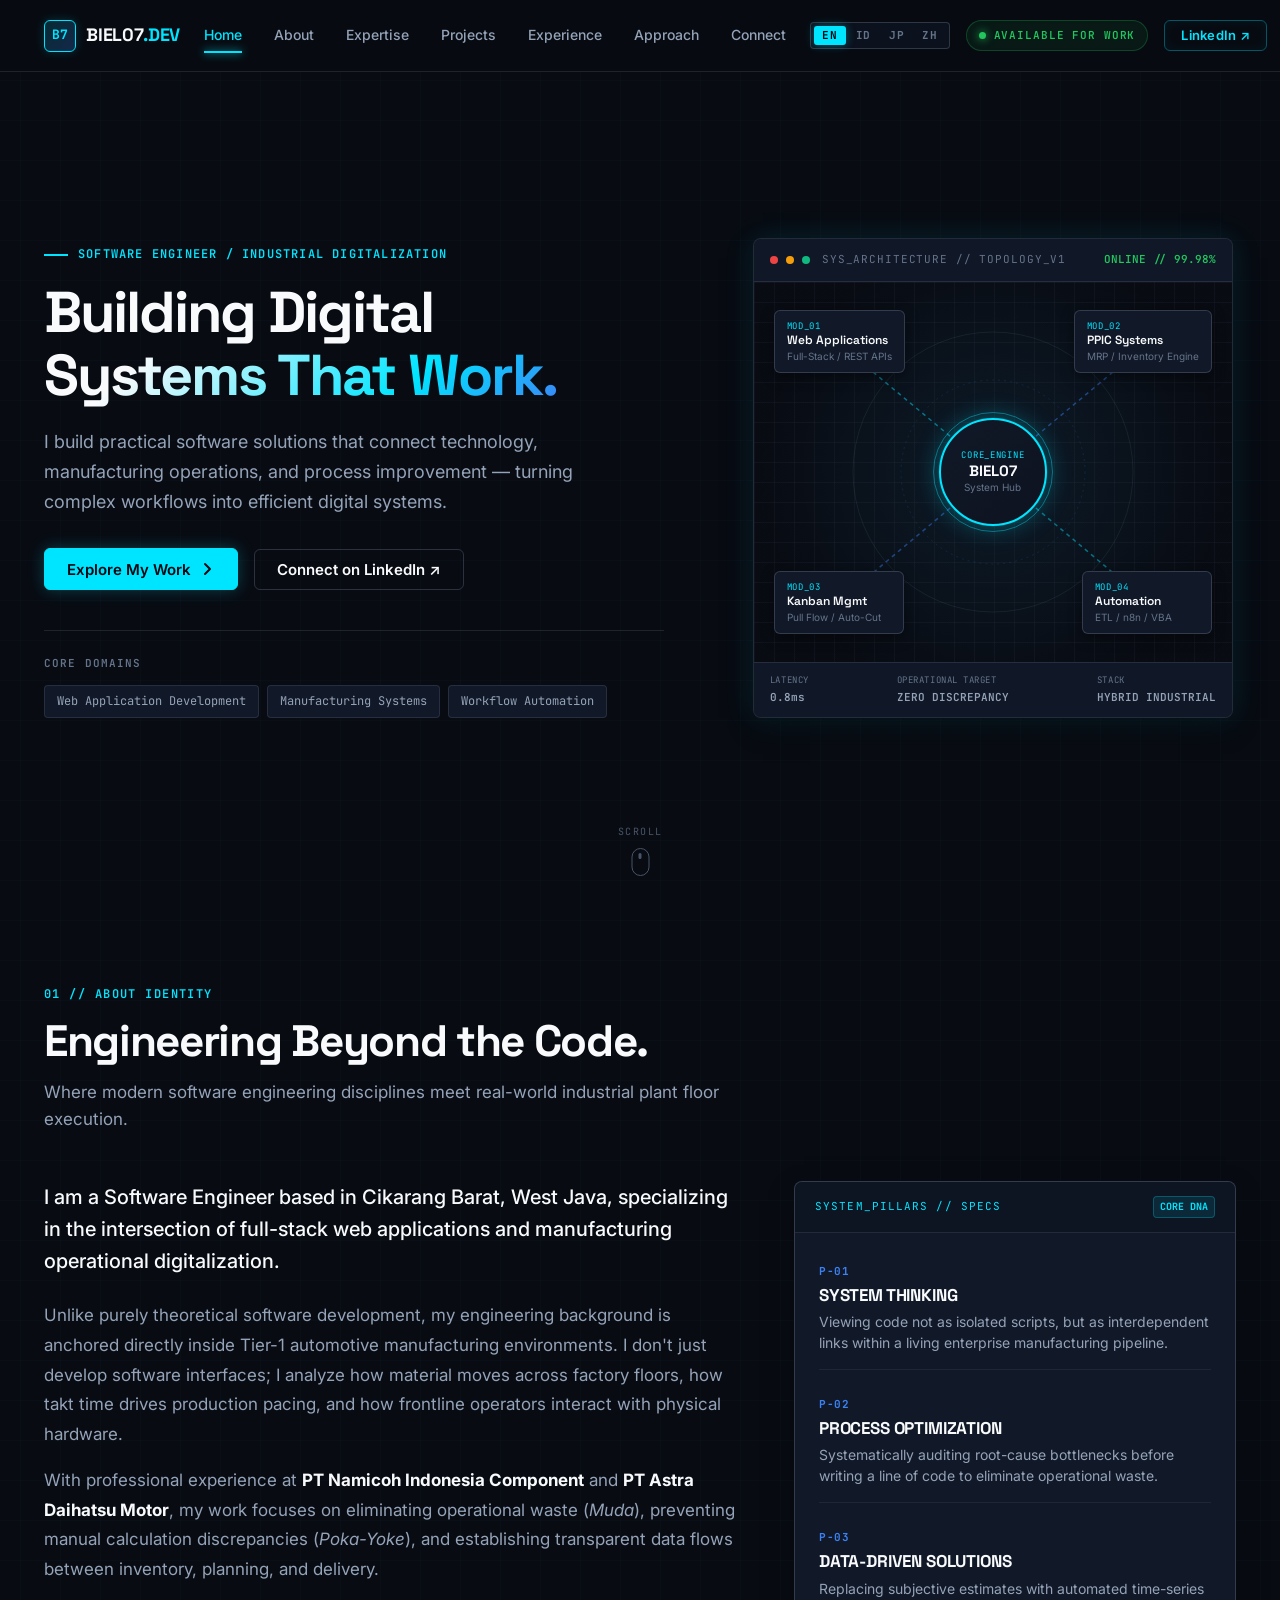
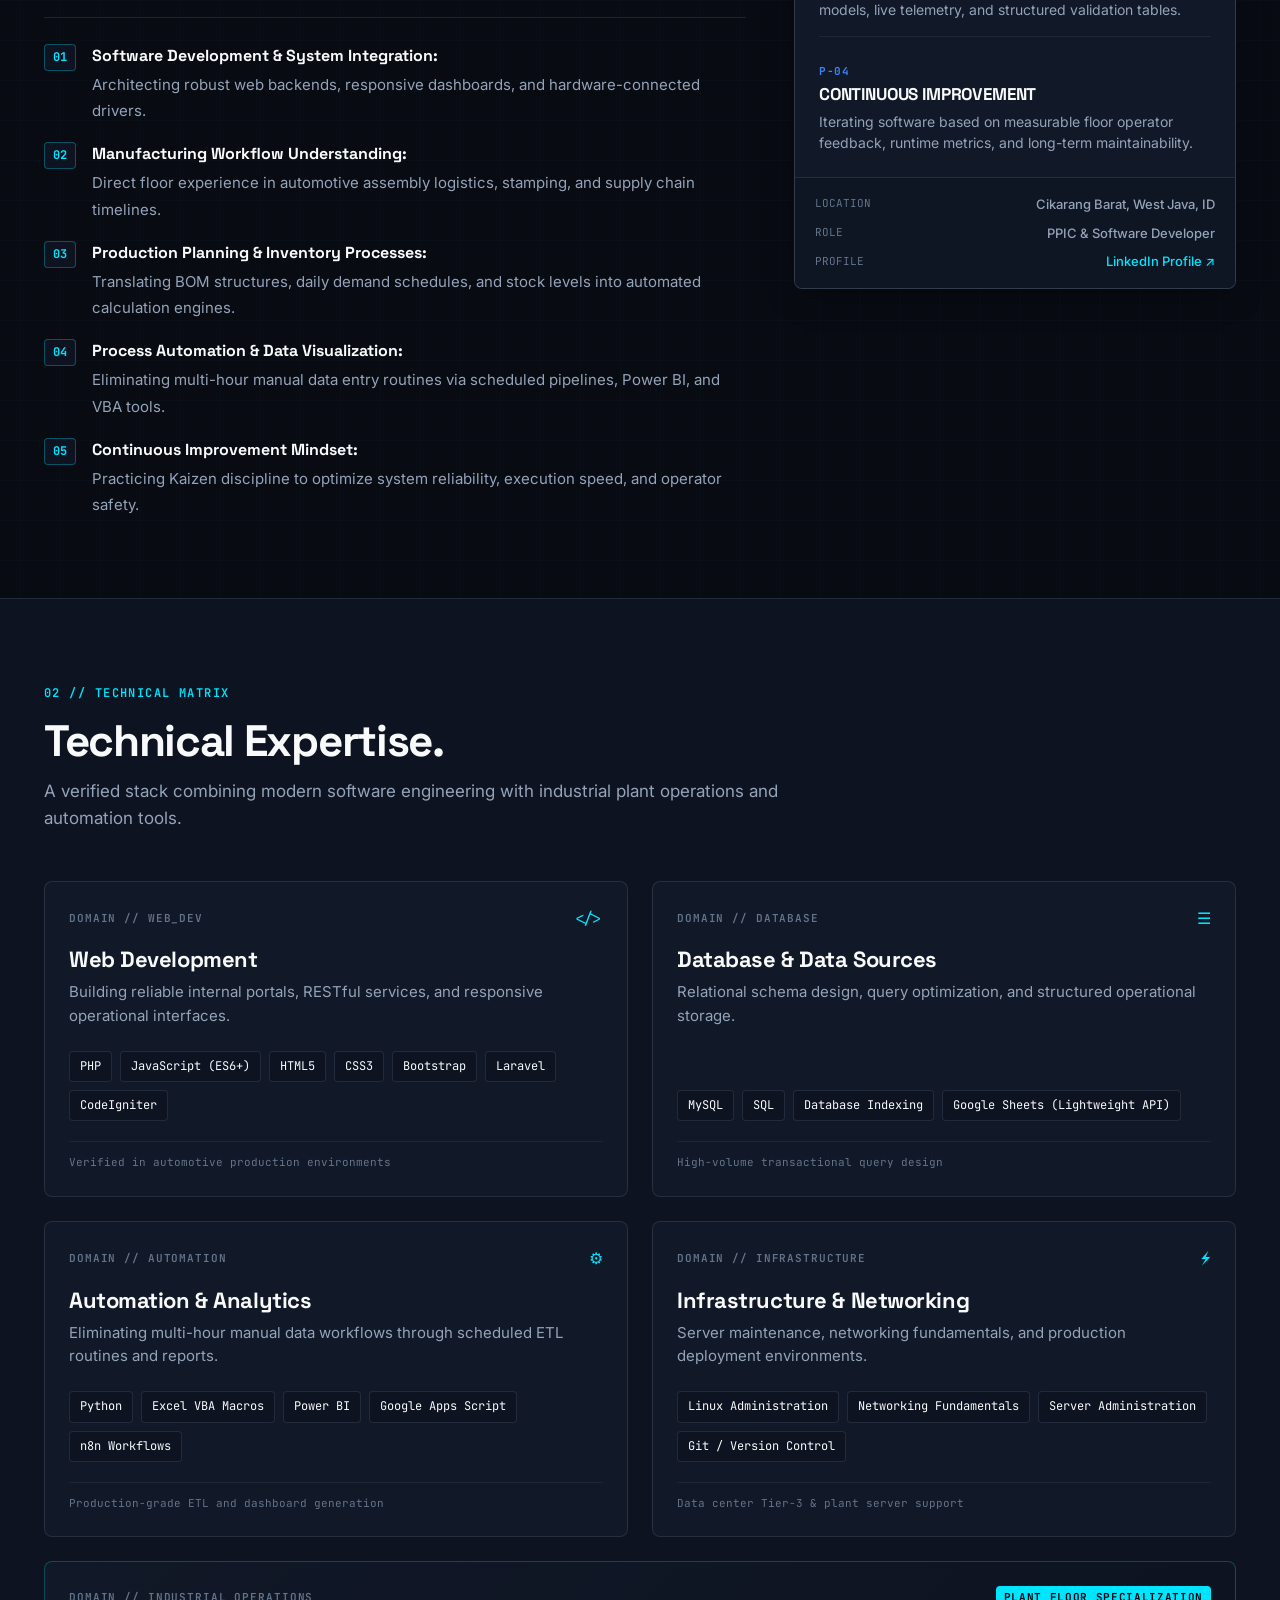
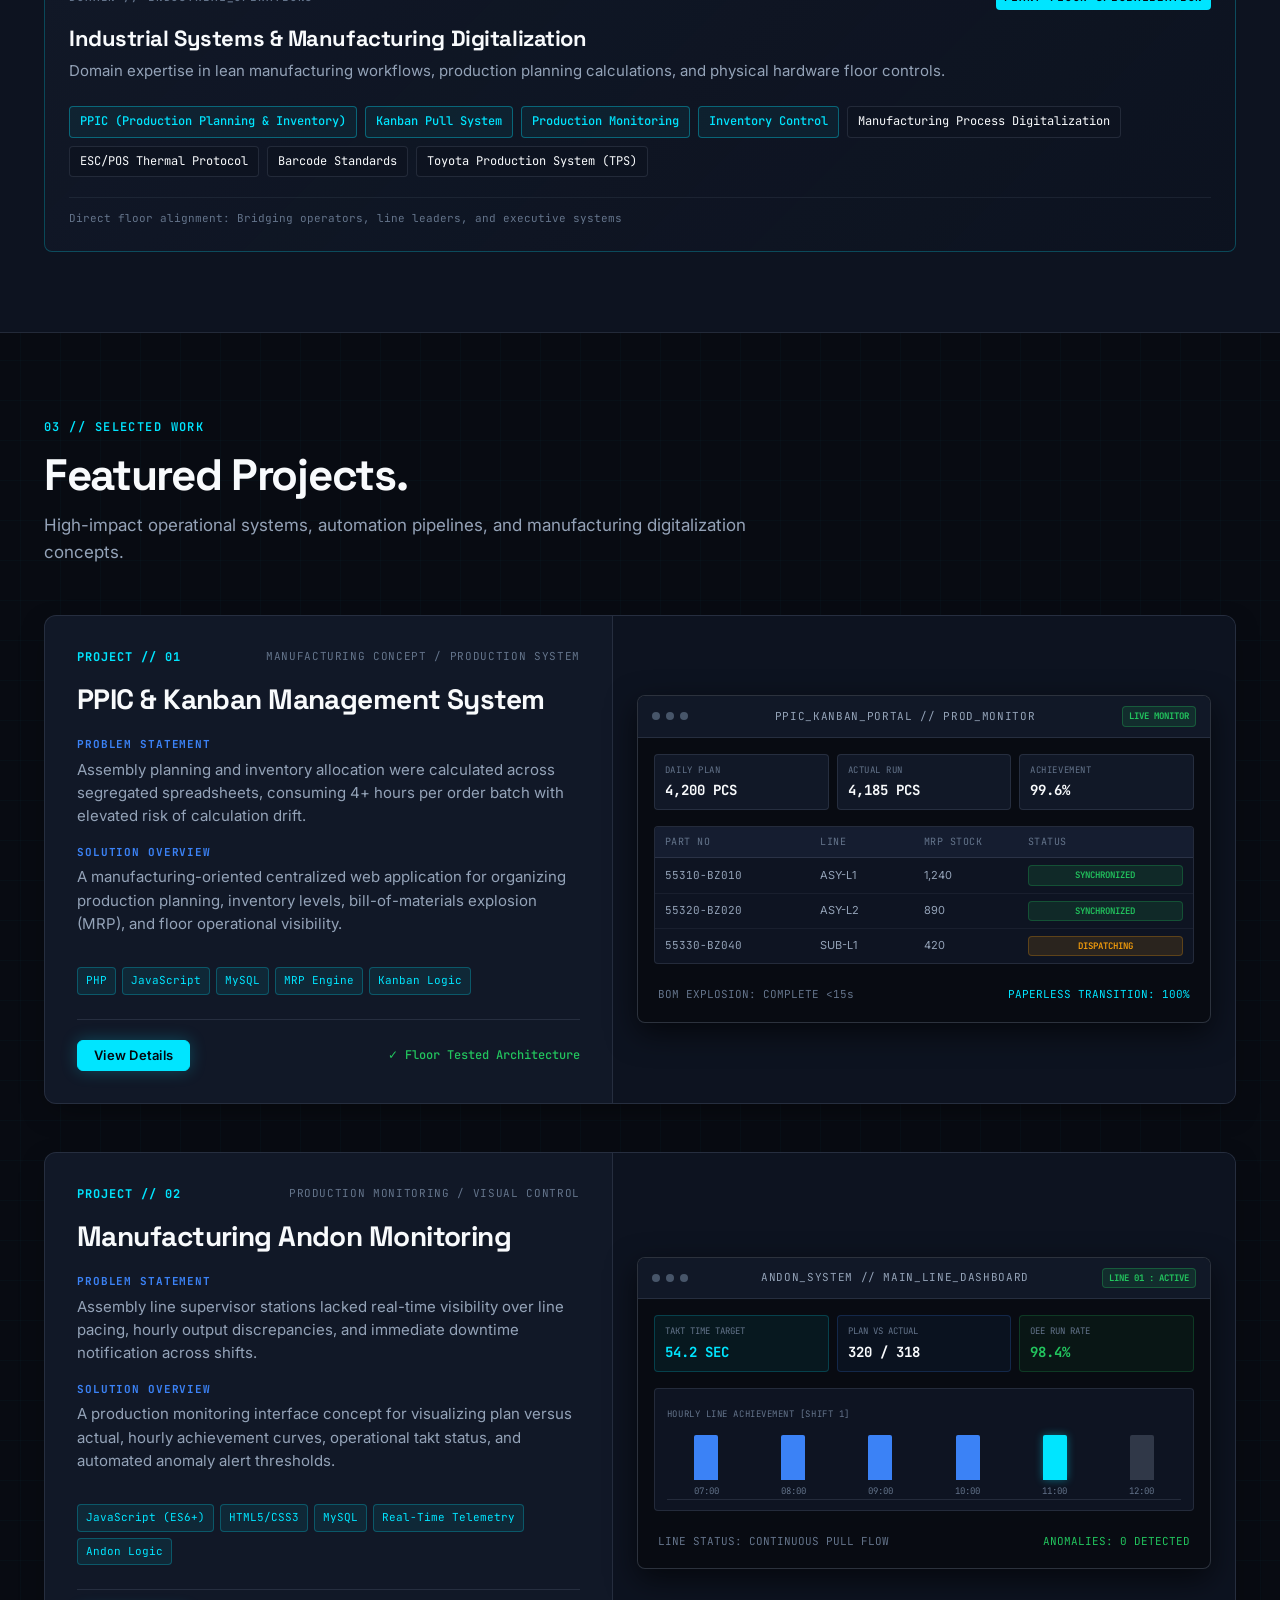
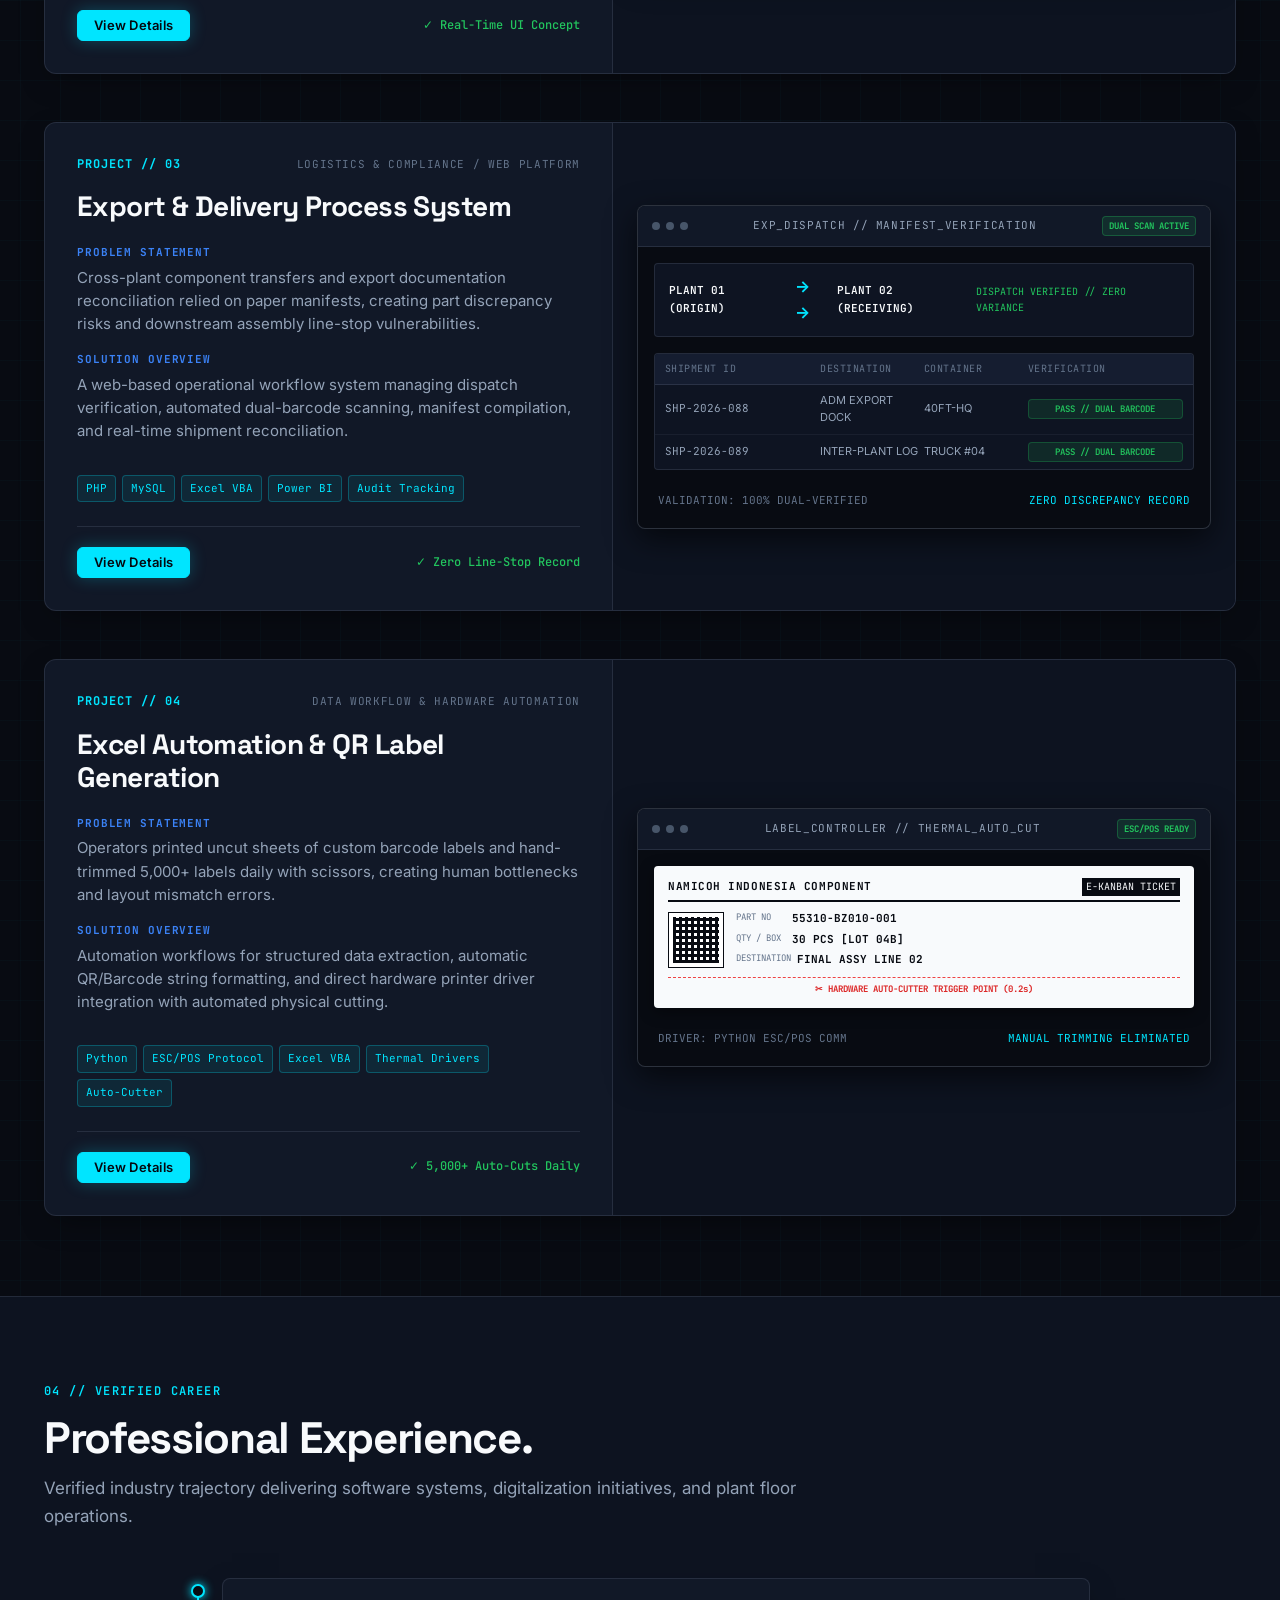
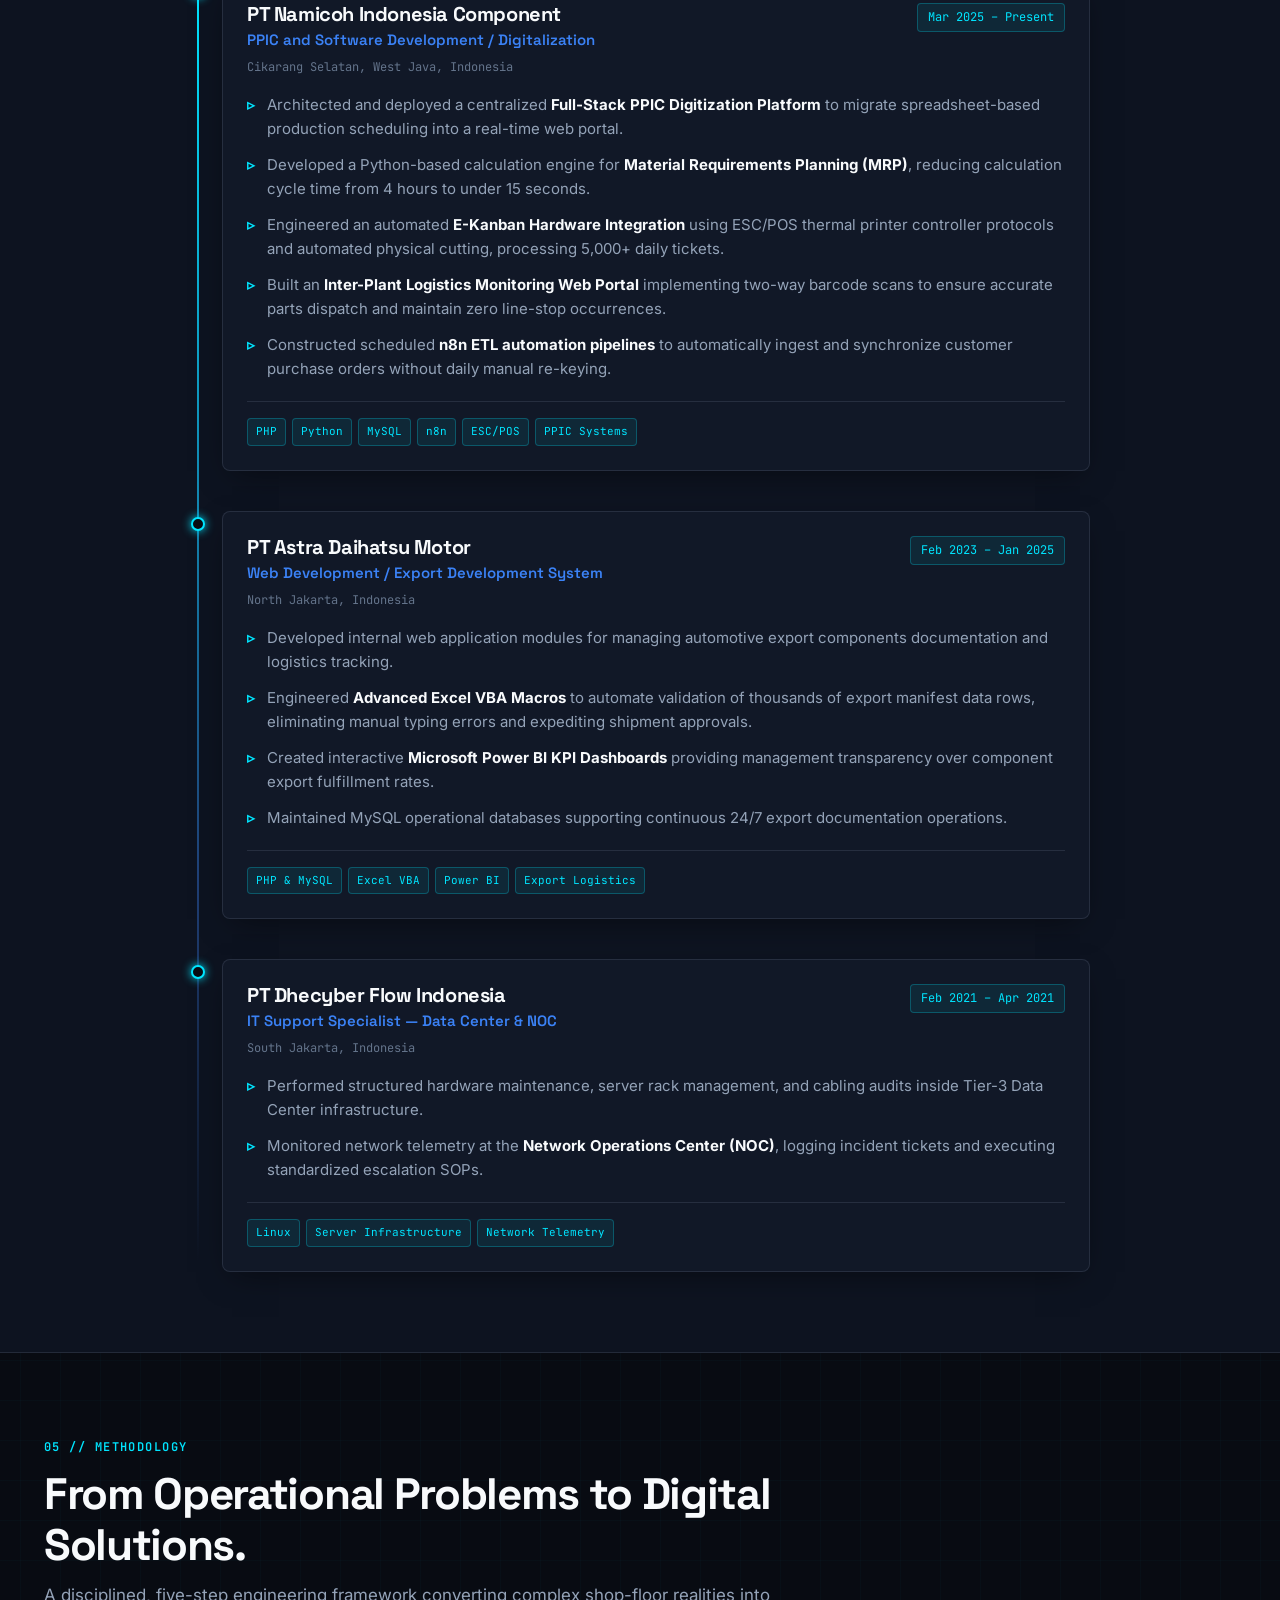
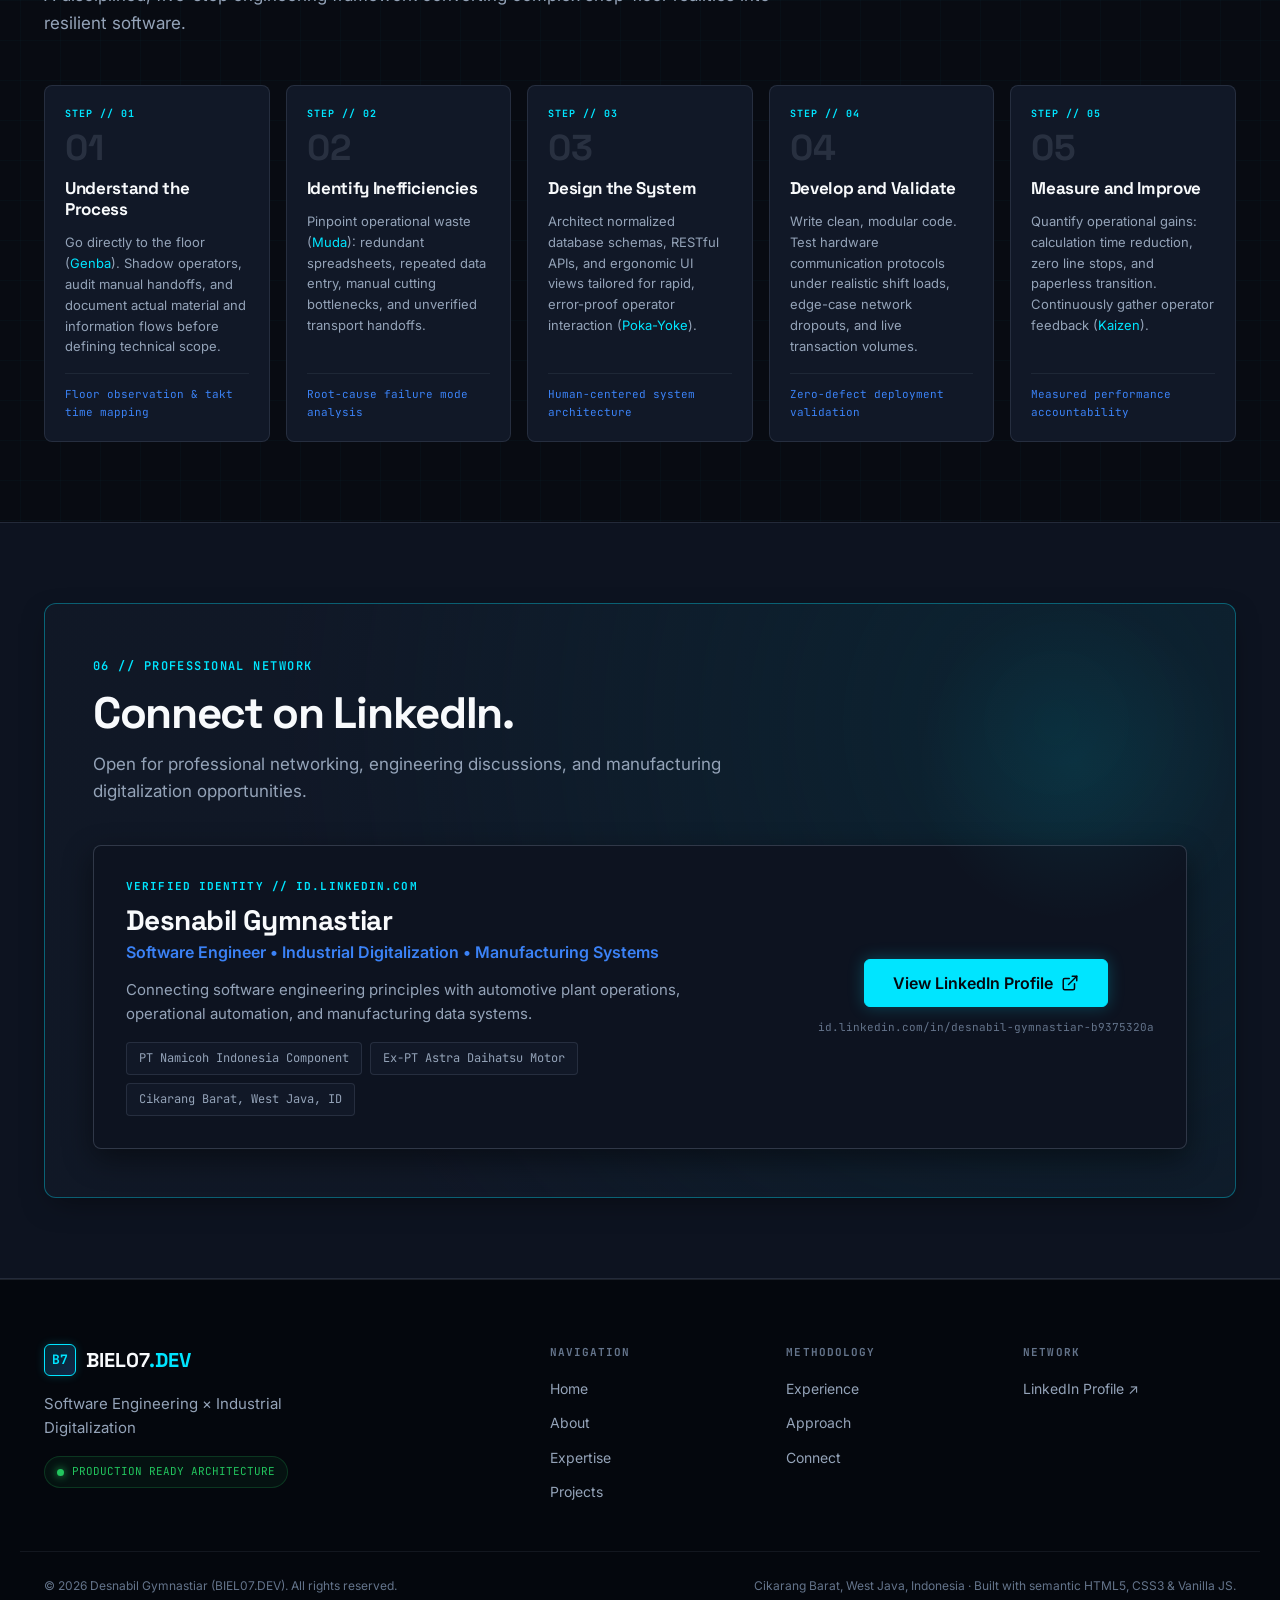
<file: index.html>
<!DOCTYPE html>
<html lang="en">
<head>
<meta charset="UTF-8">
<meta name="viewport" content="width=device-width, initial-scale=1.0">
<title>BIEL07.DEV — Software Engineer | Industrial Digitalization</title>
<meta name="description" content="Portfolio of Desnabil Gymnastiar (BIEL07.DEV) — Software Engineer specializing in Web Applications, Industrial Digitalization, PPIC Systems, Kanban Management, and Process Automation.">
<meta name="keywords" content="Software Engineer, Industrial Digitalization, Manufacturing Systems, PPIC, Kanban, Web Development, Automation, Desnabil Gymnastiar">
<meta name="author" content="Desnabil Gymnastiar">

<!-- Open Graph / Social Meta -->
<meta property="og:type" content="website">
<meta property="og:url" content="https://fbilgy-tech.github.io/">
<meta property="og:title" content="BIEL07.DEV — Software Engineer | Industrial Digitalization">
<meta property="og:description" content="Building Practical Digital Systems Connecting Software Engineering and Industrial Manufacturing Operations.">
<meta property="og:site_name" content="BIEL07.DEV">

<!-- Favicon -->
<link rel="icon" href="data:image/svg+xml,<svg xmlns='http://www.w3.org/2000/svg' viewBox='0 0 100 100'><rect width='100' height='100' rx='20' fill='%23080B12'/><rect x='4' y='4' width='92' height='92' rx='16' fill='none' stroke='%2300E5FF' stroke-width='4'/><text x='50' y='64' font-family='monospace' font-size='44' font-weight='bold' fill='%2300E5FF' text-anchor='middle'>B7</text></svg>">

<!-- Typography: Space Grotesk (Headings), Inter (Body), JetBrains Mono (Technical/Code) -->
<link rel="preconnect" href="https://fonts.googleapis.com">
<link rel="preconnect" href="https://fonts.gstatic.com" crossorigin>
<link href="https://fonts.googleapis.com/css2?family=Inter:wght@400;500;600;700&family=JetBrains+Mono:wght@400;500;700&family=Space+Grotesk:wght@500;600;700&display=swap" rel="stylesheet">

<link rel="stylesheet" href="style.css?v=4.0">
</head>
<body>

<!-- ACCESSIBLE SKIP TO CONTENT -->
<a href="#main-content" class="skip-link">Skip to main content</a>

<!-- SCROLL PROGRESS BAR -->
<div id="scrollProgress" aria-hidden="true"></div>

<!-- A. NAVIGATION BAR -->
<header class="site-header" id="header">
  <div class="nav-container">
    <a href="#hero" class="brand-logo" aria-label="BIEL07.DEV Home">
      <span class="logo-symbol">B7</span>
      <span class="logo-text">BIEL07<span class="logo-dot">.DEV</span></span>
    </a>

    <nav class="nav-desktop" aria-label="Main Navigation">
      <a href="#hero" class="nav-link active" data-i18n="nav_home">Home</a>
      <a href="#about" class="nav-link" data-i18n="nav_about">About</a>
      <a href="#expertise" class="nav-link" data-i18n="nav_expertise">Expertise</a>
      <a href="#projects" class="nav-link" data-i18n="nav_projects">Projects</a>
      <a href="#experience" class="nav-link" data-i18n="nav_experience">Experience</a>
      <a href="#approach" class="nav-link" data-i18n="nav_approach">Approach</a>
      <a href="#connect" class="nav-link" data-i18n="nav_connect">Connect</a>
    </nav>

    <div class="nav-actions">
      <!-- 4-Language Switcher (EN | ID | JP | ZH) -->
      <div class="lang-switcher" role="group" aria-label="Language Selector">
        <button type="button" class="lang-btn active" data-lang="en" aria-label="English">EN</button>
        <button type="button" class="lang-btn" data-lang="id" aria-label="Bahasa Indonesia">ID</button>
        <button type="button" class="lang-btn" data-lang="jp" aria-label="日本語">JP</button>
        <button type="button" class="lang-btn" data-lang="zh" aria-label="中文">ZH</button>
      </div>

      <div class="availability-badge" title="Open for software engineering and manufacturing digitalization inquiries">
        <span class="status-indicator" aria-hidden="true"></span>
        <span class="status-label" data-i18n="status_available">AVAILABLE FOR WORK</span>
      </div>
      <a href="https://id.linkedin.com/in/desnabil-gymnastiar-b9375320a" target="_blank" rel="noopener noreferrer" class="btn btn-sm btn-accent nav-cta" data-i18n="nav_cta">LinkedIn &nearr;</a>
      <button class="mobile-toggle" id="mobileToggle" aria-label="Toggle navigation menu" aria-expanded="false" aria-controls="mobileMenu">
        <span class="bar"></span>
        <span class="bar"></span>
        <span class="bar"></span>
      </button>
    </div>
  </div>

  <!-- Mobile Collapsible Menu -->
  <div class="mobile-menu" id="mobileMenu" aria-hidden="true">
    <nav class="mobile-nav-links">
      <a href="#hero" class="mobile-nav-link" data-i18n="nav_home">Home</a>
      <a href="#about" class="mobile-nav-link" data-i18n="nav_about">About</a>
      <a href="#expertise" class="mobile-nav-link" data-i18n="nav_expertise">Expertise</a>
      <a href="#projects" class="mobile-nav-link" data-i18n="nav_projects">Projects</a>
      <a href="#experience" class="mobile-nav-link" data-i18n="nav_experience">Experience</a>
      <a href="#approach" class="mobile-nav-link" data-i18n="nav_approach">Approach</a>
      <a href="#connect" class="mobile-nav-link" data-i18n="nav_connect">Connect</a>
    </nav>
    <div class="mobile-menu-footer">
      <div class="mobile-lang-row">
        <span class="mobile-lang-label">LANG:</span>
        <div class="lang-switcher">
          <button type="button" class="lang-btn active" data-lang="en">EN</button>
          <button type="button" class="lang-btn" data-lang="id">ID</button>
          <button type="button" class="lang-btn" data-lang="jp">JP</button>
          <button type="button" class="lang-btn" data-lang="zh">ZH</button>
        </div>
      </div>
      <a href="https://id.linkedin.com/in/desnabil-gymnastiar-b9375320a" target="_blank" rel="noopener noreferrer" class="btn btn-accent btn-full mobile-cta-btn" data-i18n="mobile_cta">Connect on LinkedIn &nearr;</a>
    </div>
  </div>
</header>

<main id="main-content">

  <!-- B. HERO SECTION -->
  <section class="hero-section" id="hero">
    <div class="container hero-container">
      <!-- Left Column: Asymmetric Content -->
      <div class="hero-content">
        <div class="eyebrow-badge">
          <span class="eyebrow-line"></span>
          <span class="eyebrow-text" data-i18n="hero_eyebrow">SOFTWARE ENGINEER / INDUSTRIAL DIGITALIZATION</span>
        </div>

        <h1 class="hero-headline" data-i18n-html="hero_headline">
          Building Digital<br>
          <span class="headline-gradient">Systems That Work.</span>
        </h1>

        <p class="hero-description" data-i18n="hero_desc">
          I build practical software solutions that connect technology, manufacturing operations, and process improvement — turning complex workflows into efficient digital systems.
        </p>

        <div class="hero-cta-group">
          <a href="#projects" class="btn btn-primary">
            <span data-i18n="hero_cta_explore">Explore My Work</span>
            <svg class="btn-arrow" width="16" height="16" viewBox="0 0 16 16" fill="none" aria-hidden="true">
              <path d="M6 3L11 8L6 13" stroke="currentColor" stroke-width="2" stroke-linecap="round" stroke-linejoin="round"/>
            </svg>
          </a>
          <a href="https://id.linkedin.com/in/desnabil-gymnastiar-b9375320a" target="_blank" rel="noopener noreferrer" class="btn btn-secondary">
            <span data-i18n="hero_cta_connect">Connect on LinkedIn &nearr;</span>
          </a>
        </div>

        <div class="hero-metadata">
          <span class="meta-label" data-i18n="hero_meta_label">CORE DOMAINS</span>
          <div class="meta-chips">
            <span class="meta-chip" data-i18n="hero_meta_web">Web Application Development</span>
            <span class="meta-chip" data-i18n="hero_meta_mfg">Manufacturing Systems</span>
            <span class="meta-chip" data-i18n="hero_meta_auto">Workflow Automation</span>
          </div>
        </div>
      </div>

      <!-- Right Column: Original Technical Visualization -->
      <div class="hero-visualization-wrapper" aria-label="Digital System Node Architecture Diagram">
        <div class="tech-diagram-card">
          <div class="diagram-header">
            <div class="diagram-title-bar">
              <span class="diagram-dot red"></span>
              <span class="diagram-dot yellow"></span>
              <span class="diagram-dot green"></span>
              <span class="diagram-label">SYS_ARCHITECTURE // TOPOLOGY_V1</span>
            </div>
            <span class="diagram-status">ONLINE // 99.98%</span>
          </div>

          <div class="diagram-viewport">
            <div class="grid-overlay" aria-hidden="true"></div>

            <!-- Central Hub Node -->
            <div class="node-central">
              <div class="node-pulse" aria-hidden="true"></div>
              <div class="node-inner">
                <span class="node-code">CORE_ENGINE</span>
                <span class="node-title">BIEL07</span>
                <span class="node-sub">System Hub</span>
              </div>
            </div>

            <!-- Connected Nodes -->
            <!-- Node 1: Web Apps -->
            <div class="module-node node-web">
              <div class="module-tag">MOD_01</div>
              <div class="module-name">Web Applications</div>
              <div class="module-spec">Full-Stack / REST APIs</div>
            </div>

            <!-- Node 2: PPIC Systems -->
            <div class="module-node node-ppic">
              <div class="module-tag">MOD_02</div>
              <div class="module-name">PPIC Systems</div>
              <div class="module-spec">MRP / Inventory Engine</div>
            </div>

            <!-- Node 3: Kanban -->
            <div class="module-node node-kanban">
              <div class="module-tag">MOD_03</div>
              <div class="module-name">Kanban Mgmt</div>
              <div class="module-spec">Pull Flow / Auto-Cut</div>
            </div>

            <!-- Node 4: Automation -->
            <div class="module-node node-automation">
              <div class="module-tag">MOD_04</div>
              <div class="module-name">Automation</div>
              <div class="module-spec">ETL / n8n / VBA</div>
            </div>

            <!-- Connecting Circuit Lines (SVG) -->
            <svg class="diagram-connections" viewBox="0 0 460 380" fill="none" xmlns="http://www.w3.org/2000/svg" aria-hidden="true">
              <!-- Central to Web -->
              <path d="M 230 190 L 110 90" stroke="rgba(0, 229, 255, 0.45)" stroke-width="1.5" stroke-dasharray="4 4" class="anim-trace"/>
              <!-- Central to PPIC -->
              <path d="M 230 190 L 350 90" stroke="rgba(59, 130, 246, 0.45)" stroke-width="1.5" stroke-dasharray="4 4" class="anim-trace"/>
              <!-- Central to Kanban -->
              <path d="M 230 190 L 105 295" stroke="rgba(59, 130, 246, 0.45)" stroke-width="1.5" stroke-dasharray="4 4" class="anim-trace"/>
              <!-- Central to Automation -->
              <path d="M 230 190 L 355 295" stroke="rgba(0, 229, 255, 0.45)" stroke-width="1.5" stroke-dasharray="4 4" class="anim-trace"/>
              
              <!-- Orbital Rings -->
              <circle cx="230" cy="190" r="54" stroke="rgba(0, 229, 255, 0.2)" stroke-width="1"/>
              <circle cx="230" cy="190" r="92" stroke="rgba(59, 130, 246, 0.15)" stroke-width="1" stroke-dasharray="2 4"/>
              <circle cx="230" cy="190" r="140" stroke="rgba(148, 163, 184, 0.1)" stroke-width="1"/>
            </svg>
          </div>

          <div class="diagram-footer">
            <div class="telemetry-item">
              <span class="telemetry-k">LATENCY</span>
              <span class="telemetry-v">0.8ms</span>
            </div>
            <div class="telemetry-item">
              <span class="telemetry-k">OPERATIONAL TARGET</span>
              <span class="telemetry-v text-accent">ZERO DISCREPANCY</span>
            </div>
            <div class="telemetry-item">
              <span class="telemetry-k">STACK</span>
              <span class="telemetry-v">HYBRID INDUSTRIAL</span>
            </div>
          </div>
        </div>
      </div>
    </div>

    <!-- Scroll Down Indicator -->
    <a href="#about" class="scroll-indicator" aria-label="Scroll down to About section">
      <span class="scroll-label" data-i18n="hero_scroll">SCROLL</span>
      <div class="scroll-mouse" aria-hidden="true">
        <div class="scroll-wheel"></div>
      </div>
    </a>
  </section>

  <!-- C. ABOUT SECTION -->
  <section class="section" id="about">
    <div class="container">
      <div class="section-header">
        <span class="section-eyebrow" data-i18n="about_eyebrow">01 // ABOUT IDENTITY</span>
        <h2 class="section-title" data-i18n="about_title">Engineering Beyond the Code.</h2>
        <p class="section-sub" data-i18n="about_sub">
          Where modern software engineering disciplines meet real-world industrial plant floor execution.
        </p>
      </div>

      <div class="about-grid">
        <!-- Editorial Main Text -->
        <div class="about-editorial">
          <p class="lead-text" data-i18n="about_lead">
            I am a Software Engineer based in Cikarang Barat, West Java, specializing in the intersection of full-stack web applications and manufacturing operational digitalization.
          </p>
          <p data-i18n-html="about_p1">
            Unlike purely theoretical software development, my engineering background is anchored directly inside Tier-1 automotive manufacturing environments. I don't just develop software interfaces; I analyze how material moves across factory floors, how takt time drives production pacing, and how frontline operators interact with physical hardware.
          </p>
          <p data-i18n-html="about_p2">
            With professional experience at <strong>PT Namicoh Indonesia Component</strong> and <strong>PT Astra Daihatsu Motor</strong>, my work focuses on eliminating operational waste (<em>Muda</em>), preventing manual calculation discrepancies (<em>Poka-Yoke</em>), and establishing transparent data flows between inventory, planning, and delivery.
          </p>

          <div class="about-highlights-list">
            <div class="highlight-item">
              <span class="highlight-bullet">01</span>
              <div>
                <strong data-i18n="about_h1_title">Software Development &amp; System Integration:</strong>
                <span data-i18n="about_h1_desc">Architecting robust web backends, responsive dashboards, and hardware-connected drivers.</span>
              </div>
            </div>
            <div class="highlight-item">
              <span class="highlight-bullet">02</span>
              <div>
                <strong data-i18n="about_h2_title">Manufacturing Workflow Understanding:</strong>
                <span data-i18n="about_h2_desc">Direct floor experience in automotive assembly logistics, stamping, and supply chain timelines.</span>
              </div>
            </div>
            <div class="highlight-item">
              <span class="highlight-bullet">03</span>
              <div>
                <strong data-i18n="about_h3_title">Production Planning &amp; Inventory Processes:</strong>
                <span data-i18n="about_h3_desc">Translating BOM structures, daily demand schedules, and stock levels into automated calculation engines.</span>
              </div>
            </div>
            <div class="highlight-item">
              <span class="highlight-bullet">04</span>
              <div>
                <strong data-i18n="about_h4_title">Process Automation &amp; Data Visualization:</strong>
                <span data-i18n="about_h4_desc">Eliminating multi-hour manual data entry routines via scheduled pipelines, Power BI, and VBA tools.</span>
              </div>
            </div>
            <div class="highlight-item">
              <span class="highlight-bullet">05</span>
              <div>
                <strong data-i18n="about_h5_title">Continuous Improvement Mindset:</strong>
                <span data-i18n="about_h5_desc">Practicing Kaizen discipline to optimize system reliability, execution speed, and operator safety.</span>
              </div>
            </div>
          </div>
        </div>

        <!-- Technical Side Panel -->
        <aside class="about-side-panel">
          <div class="panel-card">
            <div class="panel-header">
              <span class="panel-mono" data-i18n="panel_title">SYSTEM_PILLARS // SPECS</span>
              <span class="panel-badge" data-i18n="panel_badge">CORE DNA</span>
            </div>

            <div class="panel-pillars">
              <div class="pillar-block">
                <span class="pillar-code">P-01</span>
                <h3 class="pillar-heading" data-i18n="pillar_1_title">SYSTEM THINKING</h3>
                <p class="pillar-desc" data-i18n="pillar_1_desc">Viewing code not as isolated scripts, but as interdependent links within a living enterprise manufacturing pipeline.</p>
              </div>

              <div class="pillar-block">
                <span class="pillar-code">P-02</span>
                <h3 class="pillar-heading" data-i18n="pillar_2_title">PROCESS OPTIMIZATION</h3>
                <p class="pillar-desc" data-i18n="pillar_2_desc">Systematically auditing root-cause bottlenecks before writing a line of code to eliminate operational waste.</p>
              </div>

              <div class="pillar-block">
                <span class="pillar-code">P-03</span>
                <h3 class="pillar-heading" data-i18n="pillar_3_title">DATA-DRIVEN SOLUTIONS</h3>
                <p class="pillar-desc" data-i18n="pillar_3_desc">Replacing subjective estimates with automated time-series models, live telemetry, and structured validation tables.</p>
              </div>

              <div class="pillar-block">
                <span class="pillar-code">P-04</span>
                <h3 class="pillar-heading" data-i18n="pillar_4_title">CONTINUOUS IMPROVEMENT</h3>
                <p class="pillar-desc" data-i18n="pillar_4_desc">Iterating software based on measurable floor operator feedback, runtime metrics, and long-term maintainability.</p>
              </div>
            </div>

            <div class="panel-footer">
              <div class="panel-meta-row">
                <span class="panel-meta-k" data-i18n="panel_location_label">LOCATION</span>
                <span class="panel-meta-v" data-i18n="panel_location_val">Cikarang Barat, West Java, ID</span>
              </div>
              <div class="panel-meta-row">
                <span class="panel-meta-k" data-i18n="panel_role_label">ROLE</span>
                <span class="panel-meta-v" data-i18n="panel_role_val">PPIC &amp; Software Developer</span>
              </div>
              <div class="panel-meta-row">
                <span class="panel-meta-k" data-i18n="panel_profile_label">PROFILE</span>
                <span class="panel-meta-v"><a href="https://id.linkedin.com/in/desnabil-gymnastiar-b9375320a" target="_blank" rel="noopener noreferrer" class="text-accent" data-i18n="panel_profile_val">LinkedIn Profile &nearr;</a></span>
              </div>
            </div>
          </div>
        </aside>
      </div>
    </div>
  </section>

  <!-- D. TECHNICAL EXPERTISE -->
  <section class="section section-dark" id="expertise">
    <div class="container">
      <div class="section-header">
        <span class="section-eyebrow" data-i18n="exp_eyebrow">02 // TECHNICAL MATRIX</span>
        <h2 class="section-title" data-i18n="exp_title">Technical Expertise.</h2>
        <p class="section-sub" data-i18n="exp_sub">
          A verified stack combining modern software engineering with industrial plant operations and automation tools.
        </p>
      </div>

      <div class="expertise-grid">
        <!-- 1. Web Development -->
        <div class="expertise-card">
          <div class="card-top-bar">
            <span class="tech-code">DOMAIN // WEB_DEV</span>
            <span class="tech-icon-symbol">&lt;/&gt;</span>
          </div>
          <h3 class="expertise-title" data-i18n="exp_d1_title">Web Development</h3>
          <p class="expertise-summary" data-i18n="exp_d1_desc">Building reliable internal portals, RESTful services, and responsive operational interfaces.</p>
          <div class="tech-chips">
            <span class="tech-chip">PHP</span>
            <span class="tech-chip">JavaScript (ES6+)</span>
            <span class="tech-chip">HTML5</span>
            <span class="tech-chip">CSS3</span>
            <span class="tech-chip">Bootstrap</span>
            <span class="tech-chip">Laravel</span>
            <span class="tech-chip">CodeIgniter</span>
          </div>
          <div class="card-status-note" data-i18n="exp_d1_status">Verified in automotive production environments</div>
        </div>

        <!-- 2. Database -->
        <div class="expertise-card">
          <div class="card-top-bar">
            <span class="tech-code">DOMAIN // DATABASE</span>
            <span class="tech-icon-symbol">&#9776;</span>
          </div>
          <h3 class="expertise-title" data-i18n="exp_d2_title">Database &amp; Data Sources</h3>
          <p class="expertise-summary" data-i18n="exp_d2_desc">Relational schema design, query optimization, and structured operational storage.</p>
          <div class="tech-chips">
            <span class="tech-chip">MySQL</span>
            <span class="tech-chip">SQL</span>
            <span class="tech-chip">Database Indexing</span>
            <span class="tech-chip">Google Sheets (Lightweight API)</span>
          </div>
          <div class="card-status-note" data-i18n="exp_d2_status">High-volume transactional query design</div>
        </div>

        <!-- 3. Automation & Analytics -->
        <div class="expertise-card">
          <div class="card-top-bar">
            <span class="tech-code">DOMAIN // AUTOMATION</span>
            <span class="tech-icon-symbol">&#9881;</span>
          </div>
          <h3 class="expertise-title" data-i18n="exp_d3_title">Automation &amp; Analytics</h3>
          <p class="expertise-summary" data-i18n="exp_d3_desc">Eliminating multi-hour manual data workflows through scheduled ETL routines and reports.</p>
          <div class="tech-chips">
            <span class="tech-chip">Python</span>
            <span class="tech-chip">Excel VBA Macros</span>
            <span class="tech-chip">Power BI</span>
            <span class="tech-chip">Google Apps Script</span>
            <span class="tech-chip">n8n Workflows</span>
          </div>
          <div class="card-status-note" data-i18n="exp_d3_status">Production-grade ETL and dashboard generation</div>
        </div>

        <!-- 4. Infrastructure -->
        <div class="expertise-card">
          <div class="card-top-bar">
            <span class="tech-code">DOMAIN // INFRASTRUCTURE</span>
            <span class="tech-icon-symbol">&#9889;</span>
          </div>
          <h3 class="expertise-title" data-i18n="exp_d4_title">Infrastructure &amp; Networking</h3>
          <p class="expertise-summary" data-i18n="exp_d4_desc">Server maintenance, networking fundamentals, and production deployment environments.</p>
          <div class="tech-chips">
            <span class="tech-chip">Linux Administration</span>
            <span class="tech-chip">Networking Fundamentals</span>
            <span class="tech-chip">Server Administration</span>
            <span class="tech-chip">Git / Version Control</span>
          </div>
          <div class="card-status-note" data-i18n="exp_d4_status">Data center Tier-3 &amp; plant server support</div>
        </div>

        <!-- 5. Industrial Systems (Featured Wide Card) -->
        <div class="expertise-card card-span-2">
          <div class="card-top-bar">
            <span class="tech-code">DOMAIN // INDUSTRIAL_OPERATIONS</span>
            <span class="tech-badge-cyan" data-i18n="exp_d5_badge">PLANT FLOOR SPECIALIZATION</span>
          </div>
          <h3 class="expertise-title" data-i18n="exp_d5_title">Industrial Systems &amp; Manufacturing Digitalization</h3>
          <p class="expertise-summary" data-i18n="exp_d5_desc">Domain expertise in lean manufacturing workflows, production planning calculations, and physical hardware floor controls.</p>
          <div class="tech-chips">
            <span class="tech-chip highlighted">PPIC (Production Planning &amp; Inventory)</span>
            <span class="tech-chip highlighted">Kanban Pull System</span>
            <span class="tech-chip highlighted">Production Monitoring</span>
            <span class="tech-chip highlighted">Inventory Control</span>
            <span class="tech-chip">Manufacturing Process Digitalization</span>
            <span class="tech-chip">ESC/POS Thermal Protocol</span>
            <span class="tech-chip">Barcode Standards</span>
            <span class="tech-chip">Toyota Production System (TPS)</span>
          </div>
          <div class="card-status-note" data-i18n="exp_d5_status">Direct floor alignment: Bridging operators, line leaders, and executive systems</div>
        </div>
      </div>
    </div>
  </section>

  <!-- E. FEATURED PROJECTS -->
  <section class="section" id="projects">
    <div class="container">
      <div class="section-header">
        <span class="section-eyebrow" data-i18n="proj_eyebrow">03 // SELECTED WORK</span>
        <h2 class="section-title" data-i18n="proj_title">Featured Projects.</h2>
        <p class="section-sub" data-i18n="proj_sub">
          High-impact operational systems, automation pipelines, and manufacturing digitalization concepts.
        </p>
      </div>

      <div class="projects-list">

        <!-- Project 01 — PPIC & Kanban Management System -->
        <article class="project-showcase-card" data-project-id="p1">
          <div class="project-card-layout">
            <!-- Left Project Info -->
            <div class="project-details">
              <div class="project-meta-top">
                <span class="project-num">PROJECT // 01</span>
                <span class="project-category-tag" data-i18n="p1_cat">MANUFACTURING CONCEPT / PRODUCTION SYSTEM</span>
              </div>

              <h3 class="project-heading" data-i18n="p1_title">PPIC &amp; Kanban Management System</h3>

              <div class="project-callout-problem">
                <span class="callout-label" data-i18n="label_problem">PROBLEM STATEMENT</span>
                <p data-i18n="p1_problem">Assembly planning and inventory allocation were calculated across segregated spreadsheets, consuming 4+ hours per order batch with elevated risk of calculation drift.</p>
              </div>

              <div class="project-callout-solution">
                <span class="callout-label" data-i18n="label_solution">SOLUTION OVERVIEW</span>
                <p data-i18n="p1_solution">A manufacturing-oriented centralized web application for organizing production planning, inventory levels, bill-of-materials explosion (MRP), and floor operational visibility.</p>
              </div>

              <div class="project-tech-group">
                <span class="tech-tag">PHP</span>
                <span class="tech-tag">JavaScript</span>
                <span class="tech-tag">MySQL</span>
                <span class="tech-tag">MRP Engine</span>
                <span class="tech-tag">Kanban Logic</span>
              </div>

              <div class="project-actions">
                <button class="btn btn-sm btn-primary open-modal-btn" data-project="p1" data-i18n="btn_view_details">View Details</button>
                <span class="project-verified-badge" data-i18n="p1_badge">&#10003; Floor Tested Architecture</span>
              </div>
            </div>

            <!-- Right Visual Mockup (Custom CSS Industrial Dashboard) -->
            <div class="project-mockup-wrapper">
              <div class="ui-mockup-window">
                <div class="ui-titlebar">
                  <div class="ui-circles"><span></span><span></span><span></span></div>
                  <span class="ui-title">PPIC_KANBAN_PORTAL // PROD_MONITOR</span>
                  <span class="ui-badge-live">LIVE MONITOR</span>
                </div>
                <div class="ui-dashboard-preview">
                  <div class="mock-stats-row">
                    <div class="mock-stat-tile">
                      <span class="mock-k">DAILY PLAN</span>
                      <span class="mock-v text-cyan">4,200 PCS</span>
                    </div>
                    <div class="mock-stat-tile">
                      <span class="mock-k">ACTUAL RUN</span>
                      <span class="mock-v">4,185 PCS</span>
                    </div>
                    <div class="mock-stat-tile">
                      <span class="mock-k">ACHIEVEMENT</span>
                      <span class="mock-v text-success">99.6%</span>
                    </div>
                  </div>

                  <div class="mock-table-wrap">
                    <div class="mock-table-head">
                      <span>PART NO</span>
                      <span>LINE</span>
                      <span>MRP STOCK</span>
                      <span>STATUS</span>
                    </div>
                    <div class="mock-table-row">
                      <span class="mono">55310-BZ010</span>
                      <span>ASY-L1</span>
                      <span>1,240</span>
                      <span class="badge-pill pill-ok">SYNCHRONIZED</span>
                    </div>
                    <div class="mock-table-row">
                      <span class="mono">55320-BZ020</span>
                      <span>ASY-L2</span>
                      <span>890</span>
                      <span class="badge-pill pill-ok">SYNCHRONIZED</span>
                    </div>
                    <div class="mock-table-row">
                      <span class="mono">55330-BZ040</span>
                      <span>SUB-L1</span>
                      <span>420</span>
                      <span class="badge-pill pill-warn">DISPATCHING</span>
                    </div>
                  </div>

                  <div class="mock-bottom-bar">
                    <span class="mono text-muted">BOM EXPLOSION: COMPLETE &lt;15s</span>
                    <span class="mono text-cyan">PAPERLESS TRANSITION: 100%</span>
                  </div>
                </div>
              </div>
            </div>
          </div>
        </article>

        <!-- Project 02 — Manufacturing Andon Monitoring -->
        <article class="project-showcase-card" data-project-id="p2">
          <div class="project-card-layout">
            <!-- Left Project Info -->
            <div class="project-details">
              <div class="project-meta-top">
                <span class="project-num">PROJECT // 02</span>
                <span class="project-category-tag" data-i18n="p2_cat">PRODUCTION MONITORING / VISUAL CONTROL</span>
              </div>

              <h3 class="project-heading" data-i18n="p2_title">Manufacturing Andon Monitoring</h3>

              <div class="project-callout-problem">
                <span class="callout-label" data-i18n="label_problem">PROBLEM STATEMENT</span>
                <p data-i18n="p2_problem">Assembly line supervisor stations lacked real-time visibility over line pacing, hourly output discrepancies, and immediate downtime notification across shifts.</p>
              </div>

              <div class="project-callout-solution">
                <span class="callout-label" data-i18n="label_solution">SOLUTION OVERVIEW</span>
                <p data-i18n="p2_solution">A production monitoring interface concept for visualizing plan versus actual, hourly achievement curves, operational takt status, and automated anomaly alert thresholds.</p>
              </div>

              <div class="project-tech-group">
                <span class="tech-tag">JavaScript (ES6+)</span>
                <span class="tech-tag">HTML5/CSS3</span>
                <span class="tech-tag">MySQL</span>
                <span class="tech-tag">Real-Time Telemetry</span>
                <span class="tech-tag">Andon Logic</span>
              </div>

              <div class="project-actions">
                <button class="btn btn-sm btn-primary open-modal-btn" data-project="p2" data-i18n="btn_view_details">View Details</button>
                <span class="project-verified-badge" data-i18n="p2_badge">&#10003; Real-Time UI Concept</span>
              </div>
            </div>

            <!-- Right Visual Mockup (Andon KPI Dashboard) -->
            <div class="project-mockup-wrapper">
              <div class="ui-mockup-window">
                <div class="ui-titlebar">
                  <div class="ui-circles"><span></span><span></span><span></span></div>
                  <span class="ui-title">ANDON_SYSTEM // MAIN_LINE_DASHBOARD</span>
                  <span class="ui-badge-live">LINE 01 : ACTIVE</span>
                </div>
                <div class="ui-dashboard-preview">
                  <div class="andon-header-grid">
                    <div class="andon-kpi-card bg-cyan-soft">
                      <span class="andon-label">TAKT TIME TARGET</span>
                      <span class="andon-val text-cyan">54.2 SEC</span>
                    </div>
                    <div class="andon-kpi-card bg-blue-soft">
                      <span class="andon-label">PLAN VS ACTUAL</span>
                      <span class="andon-val">320 / 318</span>
                    </div>
                    <div class="andon-kpi-card bg-green-soft">
                      <span class="andon-label">OEE RUN RATE</span>
                      <span class="andon-val text-success">98.4%</span>
                    </div>
                  </div>

                  <!-- Visual Production Bar Chart -->
                  <div class="andon-chart-block">
                    <span class="mock-k">HOURLY LINE ACHIEVEMENT [SHIFT 1]</span>
                    <div class="chart-bars-wrap">
                      <div class="chart-bar-item"><div class="bar-fill" style="height: 85%;"></div><span>07:00</span></div>
                      <div class="chart-bar-item"><div class="bar-fill" style="height: 98%;"></div><span>08:00</span></div>
                      <div class="chart-bar-item"><div class="bar-fill" style="height: 95%;"></div><span>09:00</span></div>
                      <div class="chart-bar-item"><div class="bar-fill" style="height: 100%;"></div><span>10:00</span></div>
                      <div class="chart-bar-item"><div class="bar-fill current" style="height: 92%;"></div><span>11:00</span></div>
                      <div class="chart-bar-item"><div class="bar-fill planned" style="height: 95%;"></div><span>12:00</span></div>
                    </div>
                  </div>

                  <div class="mock-bottom-bar">
                    <span class="mono text-muted">LINE STATUS: CONTINUOUS PULL FLOW</span>
                    <span class="mono text-success">ANOMALIES: 0 DETECTED</span>
                  </div>
                </div>
              </div>
            </div>
          </div>
        </article>

        <!-- Project 03 — Export & Delivery Process System -->
        <article class="project-showcase-card" data-project-id="p3">
          <div class="project-card-layout">
            <!-- Left Project Info -->
            <div class="project-details">
              <div class="project-meta-top">
                <span class="project-num">PROJECT // 03</span>
                <span class="project-category-tag" data-i18n="p3_cat">LOGISTICS &amp; COMPLIANCE / WEB PLATFORM</span>
              </div>

              <h3 class="project-heading" data-i18n="p3_title">Export &amp; Delivery Process System</h3>

              <div class="project-callout-problem">
                <span class="callout-label" data-i18n="label_problem">PROBLEM STATEMENT</span>
                <p data-i18n="p3_problem">Cross-plant component transfers and export documentation reconciliation relied on paper manifests, creating part discrepancy risks and downstream assembly line-stop vulnerabilities.</p>
              </div>

              <div class="project-callout-solution">
                <span class="callout-label" data-i18n="label_solution">SOLUTION OVERVIEW</span>
                <p data-i18n="p3_solution">A web-based operational workflow system managing dispatch verification, automated dual-barcode scanning, manifest compilation, and real-time shipment reconciliation.</p>
              </div>

              <div class="project-tech-group">
                <span class="tech-tag">PHP</span>
                <span class="tech-tag">MySQL</span>
                <span class="tech-tag">Excel VBA</span>
                <span class="tech-tag">Power BI</span>
                <span class="tech-tag">Audit Tracking</span>
              </div>

              <div class="project-actions">
                <button class="btn btn-sm btn-primary open-modal-btn" data-project="p3" data-i18n="btn_view_details">View Details</button>
                <span class="project-verified-badge" data-i18n="p3_badge">&#10003; Zero Line-Stop Record</span>
              </div>
            </div>

            <!-- Right Visual Mockup (Logistics Dashboard) -->
            <div class="project-mockup-wrapper">
              <div class="ui-mockup-window">
                <div class="ui-titlebar">
                  <div class="ui-circles"><span></span><span></span><span></span></div>
                  <span class="ui-title">EXP_DISPATCH // MANIFEST_VERIFICATION</span>
                  <span class="ui-badge-live">DUAL SCAN ACTIVE</span>
                </div>
                <div class="ui-dashboard-preview">
                  <div class="dispatch-summary-box">
                    <div class="dispatch-route">
                      <span class="route-point">PLANT 01 (ORIGIN)</span>
                      <span class="route-arrow">&rarr; &rarr;</span>
                      <span class="route-point">PLANT 02 (RECEIVING)</span>
                    </div>
                    <div class="dispatch-stat">DISPATCH VERIFIED // ZERO VARIANCE</div>
                  </div>

                  <div class="mock-table-wrap">
                    <div class="mock-table-head">
                      <span>SHIPMENT ID</span>
                      <span>DESTINATION</span>
                      <span>CONTAINER</span>
                      <span>VERIFICATION</span>
                    </div>
                    <div class="mock-table-row">
                      <span class="mono">SHP-2026-088</span>
                      <span>ADM EXPORT DOCK</span>
                      <span>40FT-HQ</span>
                      <span class="badge-pill pill-ok">PASS // DUAL BARCODE</span>
                    </div>
                    <div class="mock-table-row">
                      <span class="mono">SHP-2026-089</span>
                      <span>INTER-PLANT LOG</span>
                      <span>TRUCK #04</span>
                      <span class="badge-pill pill-ok">PASS // DUAL BARCODE</span>
                    </div>
                  </div>

                  <div class="mock-bottom-bar">
                    <span class="mono text-muted">VALIDATION: 100% DUAL-VERIFIED</span>
                    <span class="mono text-accent">ZERO DISCREPANCY RECORD</span>
                  </div>
                </div>
              </div>
            </div>
          </div>
        </article>

        <!-- Project 04 — Excel Automation & QR Label Generation -->
        <article class="project-showcase-card" data-project-id="p4">
          <div class="project-card-layout">
            <!-- Left Project Info -->
            <div class="project-details">
              <div class="project-meta-top">
                <span class="project-num">PROJECT // 04</span>
                <span class="project-category-tag" data-i18n="p4_cat">DATA WORKFLOW &amp; HARDWARE AUTOMATION</span>
              </div>

              <h3 class="project-heading" data-i18n="p4_title">Excel Automation &amp; QR Label Generation</h3>

              <div class="project-callout-problem">
                <span class="callout-label" data-i18n="label_problem">PROBLEM STATEMENT</span>
                <p data-i18n="p4_problem">Operators printed uncut sheets of custom barcode labels and hand-trimmed 5,000+ labels daily with scissors, creating human bottlenecks and layout mismatch errors.</p>
              </div>

              <div class="project-callout-solution">
                <span class="callout-label" data-i18n="label_solution">SOLUTION OVERVIEW</span>
                <p data-i18n="p4_solution">Automation workflows for structured data extraction, automatic QR/Barcode string formatting, and direct hardware printer driver integration with automated physical cutting.</p>
              </div>

              <div class="project-tech-group">
                <span class="tech-tag">Python</span>
                <span class="tech-tag">ESC/POS Protocol</span>
                <span class="tech-tag">Excel VBA</span>
                <span class="tech-tag">Thermal Drivers</span>
                <span class="tech-tag">Auto-Cutter</span>
              </div>

              <div class="project-actions">
                <button class="btn btn-sm btn-primary open-modal-btn" data-project="p4" data-i18n="btn_view_details">View Details</button>
                <span class="project-verified-badge" data-i18n="p4_badge">&#10003; 5,000+ Auto-Cuts Daily</span>
              </div>
            </div>

            <!-- Right Visual Mockup (Automation & QR Label Preview) -->
            <div class="project-mockup-wrapper">
              <div class="ui-mockup-window">
                <div class="ui-titlebar">
                  <div class="ui-circles"><span></span><span></span><span></span></div>
                  <span class="ui-title">LABEL_CONTROLLER // THERMAL_AUTO_CUT</span>
                  <span class="ui-badge-live">ESC/POS READY</span>
                </div>
                <div class="ui-dashboard-preview">
                  <div class="label-mockup-box">
                    <div class="label-header">
                      <span class="label-company">NAMICOH INDONESIA COMPONENT</span>
                      <span class="label-type">E-KANBAN TICKET</span>
                    </div>
                    <div class="label-body">
                      <div class="qr-code-mock" aria-hidden="true">
                        <div class="qr-pattern"></div>
                      </div>
                      <div class="label-fields">
                        <div class="field-item">
                          <span class="field-k">PART NO</span>
                          <span class="field-v">55310-BZ010-001</span>
                        </div>
                        <div class="field-item">
                          <span class="field-k">QTY / BOX</span>
                          <span class="field-v">30 PCS [LOT 04B]</span>
                        </div>
                        <div class="field-item">
                          <span class="field-k">DESTINATION</span>
                          <span class="field-v">FINAL ASSY LINE 02</span>
                        </div>
                      </div>
                    </div>
                    <div class="label-cut-line" aria-hidden="true">
                      <span>&#9986; HARDWARE AUTO-CUTTER TRIGGER POINT (0.2s)</span>
                    </div>
                  </div>

                  <div class="mock-bottom-bar">
                    <span class="mono text-muted">DRIVER: PYTHON ESC/POS COMM</span>
                    <span class="mono text-cyan">MANUAL TRIMMING ELIMINATED</span>
                  </div>
                </div>
              </div>
            </div>
          </div>
        </article>

      </div>
    </div>
  </section>

  <!-- F. PROFESSIONAL EXPERIENCE -->
  <section class="section section-dark" id="experience">
    <div class="container">
      <div class="section-header">
        <span class="section-eyebrow" data-i18n="career_eyebrow">04 // VERIFIED CAREER</span>
        <h2 class="section-title" data-i18n="career_title">Professional Experience.</h2>
        <p class="section-sub" data-i18n="career_sub">
          Verified industry trajectory delivering software systems, digitalization initiatives, and plant floor operations.
        </p>
      </div>

      <div class="timeline-container">
        <div class="timeline-line" aria-hidden="true"></div>

        <!-- 1. PT Namicoh Indonesia Component -->
        <div class="timeline-milestone">
          <div class="milestone-dot" aria-hidden="true"></div>
          <div class="milestone-content">
            <div class="milestone-header">
              <div>
                <h3 class="milestone-company" data-i18n="exp1_company">PT Namicoh Indonesia Component</h3>
                <div class="milestone-role" data-i18n="exp1_role">PPIC and Software Development / Digitalization</div>
              </div>
              <span class="milestone-period" data-i18n="exp1_period">Mar 2025 – Present</span>
            </div>
            <div class="milestone-location" data-i18n="exp1_loc">Cikarang Selatan, West Java, Indonesia</div>

            <ul class="milestone-bullets">
              <li data-i18n-html="exp1_b1">Architected and deployed a centralized <strong>Full-Stack PPIC Digitization Platform</strong> to migrate spreadsheet-based production scheduling into a real-time web portal.</li>
              <li data-i18n-html="exp1_b2">Developed a Python-based calculation engine for <strong>Material Requirements Planning (MRP)</strong>, reducing calculation cycle time from 4 hours to under 15 seconds.</li>
              <li data-i18n-html="exp1_b3">Engineered an automated <strong>E-Kanban Hardware Integration</strong> using ESC/POS thermal printer controller protocols and automated physical cutting, processing 5,000+ daily tickets.</li>
              <li data-i18n-html="exp1_b4">Built an <strong>Inter-Plant Logistics Monitoring Web Portal</strong> implementing two-way barcode scans to ensure accurate parts dispatch and maintain zero line-stop occurrences.</li>
              <li data-i18n-html="exp1_b5">Constructed scheduled <strong>n8n ETL automation pipelines</strong> to automatically ingest and synchronize customer purchase orders without daily manual re-keying.</li>
            </ul>

            <div class="milestone-tags">
              <span class="tech-tag">PHP</span>
              <span class="tech-tag">Python</span>
              <span class="tech-tag">MySQL</span>
              <span class="tech-tag">n8n</span>
              <span class="tech-tag">ESC/POS</span>
              <span class="tech-tag">PPIC Systems</span>
            </div>
          </div>
        </div>

        <!-- 2. PT Astra Daihatsu Motor -->
        <div class="timeline-milestone">
          <div class="milestone-dot" aria-hidden="true"></div>
          <div class="milestone-content">
            <div class="milestone-header">
              <div>
                <h3 class="milestone-company" data-i18n="exp2_company">PT Astra Daihatsu Motor</h3>
                <div class="milestone-role" data-i18n="exp2_role">Web Development / Export Development System</div>
              </div>
              <span class="milestone-period" data-i18n="exp2_period">Feb 2023 – Jan 2025</span>
            </div>
            <div class="milestone-location" data-i18n="exp2_loc">North Jakarta, Indonesia</div>

            <ul class="milestone-bullets">
              <li data-i18n-html="exp2_b1">Developed internal web application modules for managing automotive export components documentation and logistics tracking.</li>
              <li data-i18n-html="exp2_b2">Engineered <strong>Advanced Excel VBA Macros</strong> to automate validation of thousands of export manifest data rows, eliminating manual typing errors and expediting shipment approvals.</li>
              <li data-i18n-html="exp2_b3">Created interactive <strong>Microsoft Power BI KPI Dashboards</strong> providing management transparency over component export fulfillment rates.</li>
              <li data-i18n-html="exp2_b4">Maintained MySQL operational databases supporting continuous 24/7 export documentation operations.</li>
            </ul>

            <div class="milestone-tags">
              <span class="tech-tag">PHP &amp; MySQL</span>
              <span class="tech-tag">Excel VBA</span>
              <span class="tech-tag">Power BI</span>
              <span class="tech-tag">Export Logistics</span>
            </div>
          </div>
        </div>

        <!-- 3. PT Dhecyber Flow Indonesia -->
        <div class="timeline-milestone">
          <div class="milestone-dot" aria-hidden="true"></div>
          <div class="milestone-content">
            <div class="milestone-header">
              <div>
                <h3 class="milestone-company" data-i18n="exp3_company">PT Dhecyber Flow Indonesia</h3>
                <div class="milestone-role" data-i18n="exp3_role">IT Support Specialist — Data Center &amp; NOC</div>
              </div>
              <span class="milestone-period" data-i18n="exp3_period">Feb 2021 – Apr 2021</span>
            </div>
            <div class="milestone-location" data-i18n="exp3_loc">South Jakarta, Indonesia</div>

            <ul class="milestone-bullets">
              <li data-i18n-html="exp3_b1">Performed structured hardware maintenance, server rack management, and cabling audits inside Tier-3 Data Center infrastructure.</li>
              <li data-i18n-html="exp3_b2">Monitored network telemetry at the <strong>Network Operations Center (NOC)</strong>, logging incident tickets and executing standardized escalation SOPs.</li>
            </ul>

            <div class="milestone-tags">
              <span class="tech-tag">Linux</span>
              <span class="tech-tag">Server Infrastructure</span>
              <span class="tech-tag">Network Telemetry</span>
            </div>
          </div>
        </div>

      </div>
    </div>
  </section>

  <!-- G. ENGINEERING APPROACH -->
  <section class="section" id="approach">
    <div class="container">
      <div class="section-header">
        <span class="section-eyebrow" data-i18n="appr_eyebrow">05 // METHODOLOGY</span>
        <h2 class="section-title" data-i18n="appr_title">From Operational Problems to Digital Solutions.</h2>
        <p class="section-sub" data-i18n="appr_sub">
          A disciplined, five-step engineering framework converting complex shop-floor realities into resilient software.
        </p>
      </div>

      <div class="approach-flow">
        <!-- Step 1 -->
        <div class="approach-step">
          <div class="step-badge" data-i18n="appr_s1_badge">STEP // 01</div>
          <div class="step-num">01</div>
          <h3 class="step-title" data-i18n="appr_s1_title">Understand the Process</h3>
          <p class="step-desc" data-i18n-html="appr_s1_desc">
            Go directly to the floor (<em>Genba</em>). Shadow operators, audit manual handoffs, and document actual material and information flows before defining technical scope.
          </p>
          <div class="step-metric" data-i18n="appr_s1_metric">Floor observation &amp; takt time mapping</div>
        </div>

        <!-- Step 2 -->
        <div class="approach-step">
          <div class="step-badge" data-i18n="appr_s2_badge">STEP // 02</div>
          <div class="step-num">02</div>
          <h3 class="step-title" data-i18n="appr_s2_title">Identify Inefficiencies</h3>
          <p class="step-desc" data-i18n-html="appr_s2_desc">
            Pinpoint operational waste (<em>Muda</em>): redundant spreadsheets, repeated data entry, manual cutting bottlenecks, and unverified transport handoffs.
          </p>
          <div class="step-metric" data-i18n="appr_s2_metric">Root-cause failure mode analysis</div>
        </div>

        <!-- Step 3 -->
        <div class="approach-step">
          <div class="step-badge" data-i18n="appr_s3_badge">STEP // 03</div>
          <div class="step-num">03</div>
          <h3 class="step-title" data-i18n="appr_s3_title">Design the System</h3>
          <p class="step-desc" data-i18n-html="appr_s3_desc">
            Architect normalized database schemas, RESTful APIs, and ergonomic UI views tailored for rapid, error-proof operator interaction (<em>Poka-Yoke</em>).
          </p>
          <div class="step-metric" data-i18n="appr_s3_metric">Human-centered system architecture</div>
        </div>

        <!-- Step 4 -->
        <div class="approach-step">
          <div class="step-badge" data-i18n="appr_s4_badge">STEP // 04</div>
          <div class="step-num">04</div>
          <h3 class="step-title" data-i18n="appr_s4_title">Develop and Validate</h3>
          <p class="step-desc" data-i18n-html="appr_s4_desc">
            Write clean, modular code. Test hardware communication protocols under realistic shift loads, edge-case network dropouts, and live transaction volumes.
          </p>
          <div class="step-metric" data-i18n="appr_s4_metric">Zero-defect deployment validation</div>
        </div>

        <!-- Step 5 -->
        <div class="approach-step">
          <div class="step-badge" data-i18n="appr_s5_badge">STEP // 05</div>
          <div class="step-num">05</div>
          <h3 class="step-title" data-i18n="appr_s5_title">Measure and Improve</h3>
          <p class="step-desc" data-i18n-html="appr_s5_desc">
            Quantify operational gains: calculation time reduction, zero line stops, and paperless transition. Continuously gather operator feedback (<em>Kaizen</em>).
          </p>
          <div class="step-metric" data-i18n="appr_s5_metric">Measured performance accountability</div>
        </div>
      </div>
    </div>
  </section>

  <!-- H. CONNECT SECTION (LINKEDIN ONLY) -->
  <section class="section section-dark" id="connect">
    <div class="container">
      <div class="contact-box-container linkedin-featured-container">
        <div class="contact-header-block">
          <span class="section-eyebrow" data-i18n="conn_eyebrow">06 // PROFESSIONAL NETWORK</span>
          <h2 class="contact-main-headline" data-i18n="conn_title">Connect on LinkedIn.</h2>
          <p class="contact-sub-copy" data-i18n="conn_sub">
            Open for professional networking, engineering discussions, and manufacturing digitalization opportunities.
          </p>
        </div>

        <div class="linkedin-showcase-card">
          <div class="linkedin-card-content">
            <div class="linkedin-badge-tag" data-i18n="conn_badge">VERIFIED IDENTITY // ID.LINKEDIN.COM</div>
            <h3 class="linkedin-name">Desnabil Gymnastiar</h3>
            <div class="linkedin-title" data-i18n="conn_role">Software Engineer &bull; Industrial Digitalization &bull; Manufacturing Systems</div>
            <p class="linkedin-bio" data-i18n="conn_bio">
              Connecting software engineering principles with automotive plant operations, operational automation, and manufacturing data systems.
            </p>
            <div class="linkedin-meta-chips">
              <span class="meta-chip">PT Namicoh Indonesia Component</span>
              <span class="meta-chip">Ex-PT Astra Daihatsu Motor</span>
              <span class="meta-chip">Cikarang Barat, West Java, ID</span>
            </div>
          </div>
          <div class="linkedin-action-wrap">
            <a href="https://id.linkedin.com/in/desnabil-gymnastiar-b9375320a" target="_blank" rel="noopener noreferrer" class="btn btn-primary linkedin-main-btn">
              <span data-i18n="conn_btn">View LinkedIn Profile</span>
              <svg width="18" height="18" viewBox="0 0 24 24" fill="none" stroke="currentColor" stroke-width="2" stroke-linecap="round" stroke-linejoin="round" aria-hidden="true">
                <path d="M18 13v6a2 2 0 0 1-2 2H5a2 2 0 0 1-2-2V8a2 2 0 0 1 2-2h6"></path>
                <polyline points="15 3 21 3 21 9"></polyline>
                <line x1="10" y1="14" x2="21" y2="3"></line>
              </svg>
            </a>
            <span class="linkedin-direct-url">id.linkedin.com/in/desnabil-gymnastiar-b9375320a</span>
          </div>
        </div>
      </div>
    </div>
  </section>

</main>

<!-- I. FOOTER -->
<footer class="site-footer">
  <div class="container footer-container">
    <div class="footer-left">
      <div class="footer-brand">
        <span class="logo-symbol">B7</span>
        <span class="logo-text">BIEL07<span class="logo-dot">.DEV</span></span>
      </div>
      <p class="footer-tagline" data-i18n="foot_tagline">Software Engineering &times; Industrial Digitalization</p>
      <div class="footer-status-pill">
        <span class="status-indicator" aria-hidden="true"></span>
        <span data-i18n="foot_badge">PRODUCTION READY ARCHITECTURE</span>
      </div>
    </div>

    <div class="footer-nav">
      <div class="footer-col">
        <span class="footer-col-title" data-i18n="foot_nav_title">NAVIGATION</span>
        <a href="#hero" data-i18n="nav_home">Home</a>
        <a href="#about" data-i18n="nav_about">About</a>
        <a href="#expertise" data-i18n="nav_expertise">Expertise</a>
        <a href="#projects" data-i18n="nav_projects">Projects</a>
      </div>
      <div class="footer-col">
        <span class="footer-col-title" data-i18n="foot_meth_title">METHODOLOGY</span>
        <a href="#experience" data-i18n="nav_experience">Experience</a>
        <a href="#approach" data-i18n="nav_approach">Approach</a>
        <a href="#connect" data-i18n="nav_connect">Connect</a>
      </div>
      <div class="footer-col">
        <span class="footer-col-title" data-i18n="foot_net_title">NETWORK</span>
        <a href="https://id.linkedin.com/in/desnabil-gymnastiar-b9375320a" target="_blank" rel="noopener noreferrer">LinkedIn Profile &nearr;</a>
      </div>
    </div>
  </div>

  <div class="container footer-bottom-bar">
    <div>&copy; <span id="currentYear">2026</span> <span data-i18n="foot_copy">Desnabil Gymnastiar (BIEL07.DEV). All rights reserved.</span></div>
    <div data-i18n="foot_loc">Cikarang Barat, West Java, Indonesia &middot; Built with semantic HTML5, CSS3 &amp; Vanilla JS.</div>
  </div>
</footer>

<!-- FLOATING BACK TO TOP BUTTON -->
<button id="backToTop" class="back-to-top" aria-label="Back to top">
  <svg width="18" height="18" viewBox="0 0 16 16" fill="none" aria-hidden="true">
    <path d="M8 13V3M3 8L8 3L13 8" stroke="currentColor" stroke-width="2" stroke-linecap="round" stroke-linejoin="round"/>
  </svg>
</button>

<!-- PROJECT STORY MODAL -->
<div class="modal-backdrop" id="projectModal" aria-hidden="true" role="dialog" aria-modal="true" aria-labelledby="modalTitle">
  <div class="modal-dialog">
    <div class="modal-header">
      <div>
        <span class="modal-code" id="modalCode">SYS_DETAIL // 01</span>
        <h3 class="modal-title" id="modalTitle">Project Title</h3>
      </div>
      <button class="modal-close" id="modalClose" aria-label="Close project modal">&times;</button>
    </div>

    <div class="modal-body">
      <div class="modal-section">
        <h4 class="modal-section-h" data-i18n="label_problem">OPERATIONAL PROBLEM STATEMENT</h4>
        <p id="modalProblem" class="modal-p"></p>
      </div>

      <div class="modal-section">
        <h4 class="modal-section-h" data-i18n="label_solution">TECHNICAL SOLUTION OVERVIEW</h4>
        <p id="modalSolution" class="modal-p"></p>
      </div>

      <div class="modal-section">
        <h4 class="modal-section-h">KEY ENGINEERING FEATURES</h4>
        <ul id="modalFeatures" class="modal-ul"></ul>
      </div>

      <div class="modal-section">
        <h4 class="modal-section-h">VERIFIED OUTCOME &amp; PERFORMANCE</h4>
        <p id="modalOutcome" class="modal-p text-success"></p>
      </div>

      <div class="modal-section">
        <h4 class="modal-section-h">TECHNOLOGY STACK</h4>
        <div id="modalTechStack" class="modal-tech-pills"></div>
      </div>
    </div>

    <div class="modal-footer">
      <span class="modal-note">* Concept Presentation &amp; Industrial Production Solution</span>
      <button class="btn btn-sm btn-secondary" id="modalCloseBottom">Close Window</button>
    </div>
  </div>
</div>

<script src="translations.js?v=4.0"></script>
<script src="main.js?v=4.0"></script>
</body>
</html>
</file>
<file: style.css>
/* ==========================================================================
   BIEL07.DEV — MASTER DESIGN SYSTEM & PRODUCTION STYLES
   Futuristic Cyber × Industrial Technology × Premium SaaS
   Owner: Desnabil Gymnastiar (BIEL07.DEV)
   ========================================================================== */

/* --------------------------------------------------------------------------
   1. CSS CUSTOM PROPERTIES & DESIGN TOKENS
   -------------------------------------------------------------------------- */
:root {
  /* Color Palette */
  --bg-primary: #080B12;
  --bg-secondary: #0D1320;
  --bg-card: #111827;
  --bg-card-hover: #162032;
  --bg-elevated: #1a2438;

  --accent-primary: #00E5FF;
  --accent-primary-hover: #33ebff;
  --accent-primary-soft: rgba(0, 229, 255, 0.08);
  --accent-primary-glow: rgba(0, 229, 255, 0.25);

  --accent-secondary: #3B82F6;
  --accent-secondary-soft: rgba(59, 130, 246, 0.10);
  --accent-secondary-glow: rgba(59, 130, 246, 0.25);

  --indicator-success: #22C55E;
  --indicator-success-soft: rgba(34, 197, 94, 0.12);
  --indicator-warning: #F59E0B;
  --indicator-warning-soft: rgba(245, 158, 11, 0.12);
  --indicator-danger: #EF4444;

  --text-primary: #F8FAFC;
  --text-secondary: #94A3B8;
  --text-muted: #64748B;
  --text-disabled: #475569;

  --border-subtle: rgba(148, 163, 184, 0.16);
  --border-medium: rgba(148, 163, 184, 0.26);
  --border-accent: rgba(0, 229, 255, 0.40);
  --border-accent-blue: rgba(59, 130, 246, 0.35);

  /* Typography */
  --font-heading: 'Space Grotesk', -apple-system, BlinkMacSystemFont, 'Segoe UI', sans-serif;
  --font-body: 'Inter', -apple-system, BlinkMacSystemFont, 'Segoe UI', Roboto, sans-serif;
  --font-mono: 'JetBrains Mono', 'Fira Code', Menlo, Consolas, monospace;

  /* Spacing Scale (8px Grid System) */
  --space-1: 4px;
  --space-2: 8px;
  --space-3: 12px;
  --space-4: 16px;
  --space-5: 20px;
  --space-6: 24px;
  --space-8: 32px;
  --space-10: 40px;
  --space-12: 48px;
  --space-16: 64px;
  --space-20: 80px;
  --space-24: 96px;

  /* Radius & Elevation */
  --radius-xs: 4px;
  --radius-sm: 6px;
  --radius-md: 8px;
  --radius-lg: 12px;
  --radius-full: 9999px;

  --shadow-subtle: 0 4px 20px rgba(0, 0, 0, 0.35);
  --shadow-card: 0 10px 30px -10px rgba(0, 0, 0, 0.5);
  --shadow-glow: 0 0 30px rgba(0, 229, 255, 0.12);
  --shadow-modal: 0 25px 60px -15px rgba(0, 0, 0, 0.85);

  /* Transitions */
  --ease-standard: cubic-bezier(0.2, 0, 0, 1);
  --ease-smooth: cubic-bezier(0.16, 1, 0.3, 1);
  --duration-fast: 150ms;
  --duration-normal: 250ms;
  --duration-slow: 400ms;

  /* Layout */
  --container-max: 1240px;
  --nav-height: 72px;
}

/* --------------------------------------------------------------------------
   2. GLOBAL RESET & BASE STYLES
   -------------------------------------------------------------------------- */
*, *::before, *::after {
  box-sizing: border-box;
  margin: 0;
  padding: 0;
}

html {
  font-size: 16px;
  scroll-behavior: smooth;
  scroll-padding-top: calc(var(--nav-height) + 20px);
  color-scheme: dark;
}

body {
  font-family: var(--font-body);
  background-color: var(--bg-primary);
  color: var(--text-primary);
  line-height: 1.6;
  -webkit-font-smoothing: antialiased;
  -moz-osx-font-smoothing: grayscale;
  overflow-x: hidden;
  position: relative;
  background-image:
    linear-gradient(rgba(0, 229, 255, 0.02) 1px, transparent 1px),
    linear-gradient(90deg, rgba(0, 229, 255, 0.02) 1px, transparent 1px);
  background-size: 40px 40px;
  background-position: center top;
}

/* Scrollbar Customization */
::-webkit-scrollbar {
  width: 8px;
  height: 8px;
}
::-webkit-scrollbar-track {
  background: var(--bg-primary);
}
::-webkit-scrollbar-thumb {
  background: rgba(148, 163, 184, 0.25);
  border-radius: var(--radius-xs);
}
::-webkit-scrollbar-thumb:hover {
  background: var(--accent-primary);
}

::selection {
  background-color: rgba(0, 229, 255, 0.25);
  color: var(--text-primary);
}

img, svg {
  display: block;
  max-width: 100%;
}

a {
  color: inherit;
  text-decoration: none;
  transition: color var(--duration-fast) var(--ease-standard);
}

button {
  font-family: inherit;
  cursor: pointer;
  border: none;
  background: none;
}

/* Skip link for accessibility */
.skip-link {
  position: absolute;
  top: -100px;
  left: 20px;
  background: var(--accent-primary);
  color: var(--bg-primary);
  padding: 10px 16px;
  font-weight: 600;
  font-size: 0.875rem;
  border-radius: var(--radius-sm);
  z-index: 9999;
  transition: top var(--duration-fast);
}
.skip-link:focus {
  top: 16px;
}

/* Scroll progress bar */
#scrollProgress {
  position: fixed;
  top: 0;
  left: 0;
  height: 2px;
  width: 0%;
  background: linear-gradient(90deg, var(--accent-secondary), var(--accent-primary));
  z-index: 1001;
  transition: width 80ms linear;
}

/* Typography Defaults */
h1, h2, h3, h4, h5, h6 {
  font-family: var(--font-heading);
  color: var(--text-primary);
  font-weight: 700;
  letter-spacing: -0.02em;
  line-height: 1.15;
}

.mono {
  font-family: var(--font-mono);
}

.text-accent {
  color: var(--accent-primary);
}

.text-cyan {
  color: var(--accent-primary);
}

.text-success {
  color: var(--indicator-success);
}

.text-muted {
  color: var(--text-muted);
}

/* Container */
.container {
  width: 100%;
  max-width: var(--container-max);
  margin-left: auto;
  margin-right: auto;
  padding-left: var(--space-6);
  padding-right: var(--space-6);
}

/* Sections */
.section {
  padding-top: var(--space-20);
  padding-bottom: var(--space-20);
  position: relative;
}

.section-dark {
  background-color: var(--bg-secondary);
  border-top: 1px solid var(--border-subtle);
  border-bottom: 1px solid var(--border-subtle);
}

.section-header {
  margin-bottom: var(--space-12);
  max-width: 760px;
}

.section-eyebrow {
  display: inline-block;
  font-family: var(--font-mono);
  font-size: 0.75rem;
  font-weight: 600;
  letter-spacing: 0.12em;
  color: var(--accent-primary);
  text-transform: uppercase;
  margin-bottom: var(--space-3);
}

.section-title {
  font-size: clamp(2rem, 3.5vw, 2.75rem);
  letter-spacing: -0.03em;
  margin-bottom: var(--space-3);
}

.section-sub {
  font-size: 1.0625rem;
  color: var(--text-secondary);
  line-height: 1.6;
}

/* --------------------------------------------------------------------------
   3. BUTTON & CTA COMPONENTS
   -------------------------------------------------------------------------- */
.btn {
  display: inline-flex;
  align-items: center;
  justify-content: center;
  gap: var(--space-2);
  padding: 12px 22px;
  font-family: var(--font-body);
  font-size: 0.9375rem;
  font-weight: 600;
  border-radius: var(--radius-sm);
  transition: all var(--duration-normal) var(--ease-standard);
  text-decoration: none;
  white-space: nowrap;
  line-height: 1;
}

.btn-sm {
  padding: 8px 16px;
  font-size: 0.8125rem;
  letter-spacing: 0.02em;
}

.btn-full {
  width: 100%;
}

.btn-primary {
  background-color: var(--accent-primary);
  color: #040810;
  box-shadow: 0 0 16px rgba(0, 229, 255, 0.25);
  border: 1px solid var(--accent-primary);
}
.btn-primary:hover {
  background-color: var(--accent-primary-hover);
  box-shadow: 0 0 24px rgba(0, 229, 255, 0.45);
  transform: translateY(-1px);
}

.btn-secondary {
  background-color: transparent;
  color: var(--text-primary);
  border: 1px solid var(--border-medium);
}
.btn-secondary:hover {
  background-color: rgba(255, 255, 255, 0.04);
  border-color: var(--accent-primary);
  color: var(--accent-primary);
}

.btn-accent {
  background-color: transparent;
  color: var(--accent-primary);
  border: 1px solid rgba(0, 229, 255, 0.35);
  box-shadow: inset 0 0 12px rgba(0, 229, 255, 0.06);
}
.btn-accent:hover {
  background-color: var(--accent-primary);
  color: #040810;
  box-shadow: 0 0 20px rgba(0, 229, 255, 0.35);
}

.btn-arrow {
  transition: transform var(--duration-fast);
}
.btn:hover .btn-arrow {
  transform: translateX(3px);
}

/* --------------------------------------------------------------------------
   4. A. NAVIGATION BAR
   -------------------------------------------------------------------------- */
.site-header {
  position: sticky;
  top: 0;
  left: 0;
  right: 0;
  height: var(--nav-height);
  background-color: rgba(8, 11, 18, 0.82);
  backdrop-filter: blur(14px);
  -webkit-backdrop-filter: blur(14px);
  border-bottom: 1px solid var(--border-subtle);
  z-index: 1000;
  transition: background-color var(--duration-normal);
}

.nav-container {
  max-width: var(--container-max);
  height: 100%;
  margin: 0 auto;
  padding: 0 var(--space-6);
  display: flex;
  align-items: center;
  justify-content: space-between;
  gap: var(--space-6);
}

/* Brand Logo */
.brand-logo {
  display: flex;
  align-items: center;
  gap: 10px;
  font-family: var(--font-heading);
  font-size: 1.125rem;
  font-weight: 700;
  letter-spacing: -0.01em;
}

.logo-symbol {
  display: inline-flex;
  align-items: center;
  justify-content: center;
  width: 32px;
  height: 32px;
  border-radius: var(--radius-sm);
  background: linear-gradient(135deg, rgba(0, 229, 255, 0.15), rgba(59, 130, 246, 0.25));
  border: 1px solid var(--accent-primary);
  color: var(--accent-primary);
  font-family: var(--font-mono);
  font-size: 0.8125rem;
  font-weight: 700;
  box-shadow: 0 0 10px rgba(0, 229, 255, 0.2);
}

.logo-text {
  color: var(--text-primary);
}
.logo-dot {
  color: var(--accent-primary);
}

/* Desktop Nav Links */
.nav-desktop {
  display: flex;
  align-items: center;
  gap: var(--space-8);
}

.nav-link {
  font-size: 0.875rem;
  font-weight: 500;
  color: var(--text-secondary);
  position: relative;
  padding: 6px 0;
  transition: color var(--duration-fast);
}
.nav-link:hover {
  color: var(--text-primary);
}
.nav-link.active {
  color: var(--accent-primary);
}
.nav-link.active::after {
  content: '';
  position: absolute;
  bottom: 0;
  left: 0;
  width: 100%;
  height: 2px;
  background-color: var(--accent-primary);
  box-shadow: 0 0 8px var(--accent-primary);
}

/* Nav Actions */
.nav-actions {
  display: flex;
  align-items: center;
  gap: var(--space-4);
}

.availability-badge {
  display: inline-flex;
  align-items: center;
  gap: 8px;
  padding: 6px 12px;
  background: rgba(34, 197, 94, 0.08);
  border: 1px solid rgba(34, 197, 94, 0.25);
  border-radius: var(--radius-full);
}

.status-indicator {
  width: 7px;
  height: 7px;
  border-radius: 50%;
  background-color: var(--indicator-success);
  box-shadow: 0 0 8px var(--indicator-success);
  animation: pulseLight 2s infinite ease-in-out;
}

@keyframes pulseLight {
  0%, 100% { opacity: 1; transform: scale(1); }
  50% { opacity: 0.45; transform: scale(0.85); }
}

.status-label {
  font-family: var(--font-mono);
  font-size: 0.6875rem;
  font-weight: 600;
  letter-spacing: 0.08em;
  color: var(--indicator-success);
  white-space: nowrap;
}

.mobile-toggle {
  display: none;
  flex-direction: column;
  justify-content: center;
  gap: 5px;
  width: 38px;
  height: 38px;
  padding: 6px;
  background: var(--bg-card);
  border: 1px solid var(--border-subtle);
  border-radius: var(--radius-sm);
}

.mobile-toggle .bar {
  width: 100%;
  height: 2px;
  background-color: var(--text-primary);
  transition: all var(--duration-fast);
}

/* Mobile Collapsible Menu */
.mobile-menu {
  position: fixed;
  top: var(--nav-height);
  left: 0;
  width: 100%;
  background: var(--bg-primary);
  border-bottom: 1px solid var(--border-medium);
  padding: var(--space-6);
  display: none;
  flex-direction: column;
  gap: var(--space-4);
  z-index: 999;
  box-shadow: var(--shadow-modal);
}
.mobile-menu.open {
  display: flex;
}

.mobile-nav-links {
  display: flex;
  flex-direction: column;
  gap: var(--space-3);
}

.mobile-nav-link {
  font-size: 1.0625rem;
  font-weight: 500;
  color: var(--text-secondary);
  padding: 8px 12px;
  border-radius: var(--radius-sm);
}
.mobile-nav-link:hover,
.mobile-nav-link.active {
  color: var(--accent-primary);
  background: var(--bg-card);
}

/* Language Switcher Component (EN | ID | JP) */
.lang-switcher {
  display: inline-flex;
  align-items: center;
  background: rgba(13, 19, 32, 0.9);
  border: 1px solid var(--border-medium);
  border-radius: var(--radius-xs);
  padding: 3px;
  gap: 2px;
}

.lang-btn {
  font-family: var(--font-mono);
  font-size: 0.6875rem;
  font-weight: 700;
  letter-spacing: 0.06em;
  color: var(--text-muted);
  background: transparent;
  border: none;
  padding: 4px 8px;
  border-radius: 3px;
  cursor: pointer;
  line-height: 1;
  transition: all var(--duration-fast);
}

.lang-btn:hover {
  color: var(--text-primary);
  background: rgba(255, 255, 255, 0.06);
}

.lang-btn.active {
  color: #040810;
  background: var(--accent-primary);
  box-shadow: 0 0 10px rgba(0, 229, 255, 0.35);
}

.mobile-lang-row {
  display: flex;
  align-items: center;
  justify-content: space-between;
  padding: 8px 12px;
  background: var(--bg-card);
  border: 1px solid var(--border-subtle);
  border-radius: var(--radius-sm);
  margin-bottom: var(--space-3);
}

.mobile-lang-label {
  font-family: var(--font-mono);
  font-size: 0.6875rem;
  color: var(--text-muted);
  font-weight: 700;
  letter-spacing: 0.08em;
}

/* --------------------------------------------------------------------------
   5. B. HERO SECTION
   -------------------------------------------------------------------------- */
.hero-section {
  position: relative;
  min-height: calc(100vh - var(--nav-height));
  display: flex;
  flex-direction: column;
  justify-content: center;
  padding-top: var(--space-12);
  padding-bottom: var(--space-16);
}

.hero-container {
  display: grid;
  grid-template-columns: 1.15fr 0.85fr;
  align-items: center;
  gap: var(--space-12);
}

.hero-content {
  max-width: 620px;
}

.eyebrow-badge {
  display: inline-flex;
  align-items: center;
  gap: 10px;
  margin-bottom: var(--space-4);
}

.eyebrow-line {
  width: 24px;
  height: 2px;
  background-color: var(--accent-primary);
}

.eyebrow-text {
  font-family: var(--font-mono);
  font-size: 0.75rem;
  font-weight: 600;
  letter-spacing: 0.1em;
  color: var(--accent-primary);
}

.hero-headline {
  font-size: clamp(2.5rem, 4.5vw, 3.75rem);
  font-weight: 700;
  line-height: 1.1;
  letter-spacing: -0.035em;
  margin-bottom: var(--space-5);
}

.headline-gradient {
  background: linear-gradient(135deg, #F8FAFC 20%, var(--accent-primary) 70%, var(--accent-secondary) 100%);
  -webkit-background-clip: text;
  -webkit-text-fill-color: transparent;
}

.hero-description {
  font-size: 1.125rem;
  line-height: 1.65;
  color: var(--text-secondary);
  margin-bottom: var(--space-8);
  max-width: 540px;
}

.hero-cta-group {
  display: flex;
  align-items: center;
  gap: var(--space-4);
  margin-bottom: var(--space-10);
  flex-wrap: wrap;
}

.hero-metadata {
  padding-top: var(--space-6);
  border-top: 1px solid var(--border-subtle);
}

.meta-label {
  display: block;
  font-family: var(--font-mono);
  font-size: 0.6875rem;
  font-weight: 600;
  letter-spacing: 0.1em;
  color: var(--text-muted);
  margin-bottom: var(--space-3);
  text-transform: uppercase;
}

.meta-chips {
  display: flex;
  flex-wrap: wrap;
  gap: 8px;
}

.meta-chip {
  font-family: var(--font-mono);
  font-size: 0.75rem;
  color: var(--text-secondary);
  background: var(--bg-card);
  padding: 6px 12px;
  border-radius: var(--radius-xs);
  border: 1px solid var(--border-subtle);
}

/* Hero Technical Node Visualization */
.hero-visualization-wrapper {
  position: relative;
  display: flex;
  justify-content: center;
}

.tech-diagram-card {
  width: 100%;
  max-width: 480px;
  background-color: var(--bg-secondary);
  border: 1px solid var(--border-subtle);
  border-radius: var(--radius-md);
  box-shadow: var(--shadow-card), var(--shadow-glow);
  overflow: hidden;
  position: relative;
}

.diagram-header {
  display: flex;
  align-items: center;
  justify-content: space-between;
  padding: 12px 16px;
  background: rgba(17, 24, 39, 0.85);
  border-bottom: 1px solid var(--border-subtle);
}

.diagram-title-bar {
  display: flex;
  align-items: center;
  gap: 8px;
}

.diagram-dot {
  width: 8px;
  height: 8px;
  border-radius: 50%;
}
.diagram-dot.red { background: #EF4444; }
.diagram-dot.yellow { background: #F59E0B; }
.diagram-dot.green { background: #10B981; }

.diagram-label {
  font-family: var(--font-mono);
  font-size: 0.6875rem;
  letter-spacing: 0.08em;
  color: var(--text-muted);
  margin-left: 4px;
}

.diagram-status {
  font-family: var(--font-mono);
  font-size: 0.6875rem;
  color: var(--indicator-success);
  font-weight: 600;
}

.diagram-viewport {
  position: relative;
  height: 380px;
  background: radial-gradient(circle at center, rgba(0, 229, 255, 0.04) 0%, rgba(8, 11, 18, 0.95) 75%);
  overflow: hidden;
  display: flex;
  align-items: center;
  justify-content: center;
}

.grid-overlay {
  position: absolute;
  inset: 0;
  background-image:
    linear-gradient(rgba(148, 163, 184, 0.05) 1px, transparent 1px),
    linear-gradient(90deg, rgba(148, 163, 184, 0.05) 1px, transparent 1px);
  background-size: 20px 20px;
  pointer-events: none;
}

.diagram-connections {
  position: absolute;
  top: 0;
  left: 0;
  width: 100%;
  height: 100%;
  pointer-events: none;
}

.anim-trace {
  stroke-dashoffset: 0;
  animation: traceLine 20s linear infinite;
}
@keyframes traceLine {
  to { stroke-dashoffset: -100; }
}

/* Central Node */
.node-central {
  position: absolute;
  top: 50%;
  left: 50%;
  transform: translate(-50%, -50%);
  width: 108px;
  height: 108px;
  display: flex;
  align-items: center;
  justify-content: center;
  z-index: 3;
}

.node-pulse {
  position: absolute;
  inset: -6px;
  border-radius: 50%;
  border: 1px solid var(--accent-primary);
  opacity: 0.4;
  animation: centralPulse 3s cubic-bezier(0.4, 0, 0.6, 1) infinite;
}
@keyframes centralPulse {
  0% { transform: scale(0.9); opacity: 0.6; }
  50% { transform: scale(1.15); opacity: 0.15; }
  100% { transform: scale(0.9); opacity: 0.6; }
}

.node-inner {
  width: 100%;
  height: 100%;
  border-radius: 50%;
  background: linear-gradient(135deg, #111827, #0D1320);
  border: 2px solid var(--accent-primary);
  box-shadow: 0 0 25px rgba(0, 229, 255, 0.35);
  display: flex;
  flex-direction: column;
  align-items: center;
  justify-content: center;
  text-align: center;
}

.node-code {
  font-family: var(--font-mono);
  font-size: 0.5625rem;
  letter-spacing: 0.08em;
  color: var(--accent-primary);
}
.node-title {
  font-family: var(--font-heading);
  font-size: 0.9375rem;
  font-weight: 700;
  color: var(--text-primary);
  line-height: 1.1;
}
.node-sub {
  font-size: 0.625rem;
  color: var(--text-muted);
}

/* Satellite Modules */
.module-node {
  position: absolute;
  background: var(--bg-card);
  border: 1px solid var(--border-medium);
  border-radius: var(--radius-sm);
  padding: 8px 12px;
  min-width: 130px;
  z-index: 2;
  box-shadow: 0 4px 14px rgba(0, 0, 0, 0.4);
  transition: border-color var(--duration-fast), transform var(--duration-fast);
}
.module-node:hover {
  border-color: var(--accent-primary);
  transform: translateY(-2px);
}

.module-tag {
  font-family: var(--font-mono);
  font-size: 0.5625rem;
  color: var(--accent-primary);
  letter-spacing: 0.06em;
}
.module-name {
  font-family: var(--font-heading);
  font-size: 0.75rem;
  font-weight: 600;
  color: var(--text-primary);
  line-height: 1.2;
}
.module-spec {
  font-size: 0.625rem;
  color: var(--text-muted);
}

/* Positions around 460x380 viewport */
.node-web {
  top: 28px;
  left: 20px;
}
.node-ppic {
  top: 28px;
  right: 20px;
}
.node-kanban {
  bottom: 28px;
  left: 20px;
}
.node-automation {
  bottom: 28px;
  right: 20px;
}

.diagram-footer {
  display: flex;
  align-items: center;
  justify-content: space-between;
  padding: 10px 16px;
  background: rgba(17, 24, 39, 0.85);
  border-top: 1px solid var(--border-subtle);
}

.telemetry-item {
  display: flex;
  flex-direction: column;
  gap: 2px;
}
.telemetry-k {
  font-family: var(--font-mono);
  font-size: 0.5625rem;
  color: var(--text-muted);
  letter-spacing: 0.06em;
}
.telemetry-v {
  font-family: var(--font-mono);
  font-size: 0.6875rem;
  font-weight: 600;
  color: var(--text-secondary);
}

/* Scroll indicator */
.scroll-indicator {
  position: absolute;
  bottom: 24px;
  left: 50%;
  transform: translateX(-50%);
  display: flex;
  flex-direction: column;
  align-items: center;
  gap: 8px;
  color: var(--text-muted);
  opacity: 0.7;
  transition: opacity var(--duration-fast);
}
.scroll-indicator:hover {
  opacity: 1;
  color: var(--accent-primary);
}

.scroll-label {
  font-family: var(--font-mono);
  font-size: 0.625rem;
  letter-spacing: 0.15em;
}

.scroll-mouse {
  width: 18px;
  height: 28px;
  border: 1.5px solid currentColor;
  border-radius: 10px;
  display: flex;
  justify-content: center;
  padding-top: 4px;
}

.scroll-wheel {
  width: 3px;
  height: 6px;
  background-color: currentColor;
  border-radius: 2px;
  animation: mouseWheel 1.6s infinite ease-in-out;
}
@keyframes mouseWheel {
  0% { transform: translateY(0); opacity: 1; }
  100% { transform: translateY(10px); opacity: 0; }
}

/* --------------------------------------------------------------------------
   6. C. ABOUT SECTION
   -------------------------------------------------------------------------- */
.about-grid {
  display: grid;
  grid-template-columns: 1.35fr 0.85fr;
  gap: var(--space-12);
  align-items: start;
}

.about-editorial {
  font-size: 1.0625rem;
  line-height: 1.75;
  color: var(--text-secondary);
}

.about-editorial p {
  margin-bottom: var(--space-4);
}

.about-editorial .lead-text {
  font-size: 1.25rem;
  font-weight: 500;
  color: var(--text-primary);
  line-height: 1.6;
  margin-bottom: var(--space-6);
}

.about-editorial strong {
  color: var(--text-primary);
}

.about-highlights-list {
  display: flex;
  flex-direction: column;
  gap: var(--space-4);
  margin-top: var(--space-8);
  padding-top: var(--space-6);
  border-top: 1px solid var(--border-subtle);
}

.highlight-item {
  display: flex;
  align-items: flex-start;
  gap: var(--space-4);
  font-size: 0.9375rem;
}

.highlight-bullet {
  font-family: var(--font-mono);
  font-size: 0.75rem;
  font-weight: 700;
  color: var(--accent-primary);
  background: var(--bg-secondary);
  border: 1px solid rgba(0, 229, 255, 0.3);
  padding: 2px 8px;
  border-radius: var(--radius-xs);
  flex-shrink: 0;
  margin-top: 2px;
}

.highlight-item strong {
  display: block;
  font-family: var(--font-heading);
  font-size: 1rem;
  color: var(--text-primary);
  margin-bottom: 2px;
}

/* Technical Side Panel */
.about-side-panel {
  position: sticky;
  top: calc(var(--nav-height) + 24px);
}

.panel-card {
  background: var(--bg-card);
  border: 1px solid var(--border-medium);
  border-radius: var(--radius-md);
  box-shadow: var(--shadow-card);
  overflow: hidden;
}

.panel-header {
  display: flex;
  align-items: center;
  justify-content: space-between;
  padding: 14px 20px;
  background: rgba(13, 19, 32, 0.75);
  border-bottom: 1px solid var(--border-subtle);
}

.panel-mono {
  font-family: var(--font-mono);
  font-size: 0.6875rem;
  letter-spacing: 0.1em;
  color: var(--accent-primary);
}

.panel-badge {
  font-family: var(--font-mono);
  font-size: 0.625rem;
  font-weight: 700;
  background: rgba(0, 229, 255, 0.1);
  color: var(--accent-primary);
  border: 1px solid rgba(0, 229, 255, 0.25);
  padding: 2px 6px;
  border-radius: var(--radius-xs);
}

.panel-pillars {
  padding: var(--space-6);
  display: flex;
  flex-direction: column;
  gap: var(--space-5);
}

.pillar-block {
  padding-bottom: var(--space-4);
  border-bottom: 1px solid rgba(148, 163, 184, 0.1);
}
.pillar-block:last-child {
  padding-bottom: 0;
  border-bottom: none;
}

.pillar-code {
  font-family: var(--font-mono);
  font-size: 0.6875rem;
  color: var(--accent-secondary);
  font-weight: 700;
  letter-spacing: 0.06em;
}

.pillar-heading {
  font-family: var(--font-heading);
  font-size: 1.0625rem;
  font-weight: 700;
  color: var(--text-primary);
  letter-spacing: -0.01em;
  margin: 3px 0 6px 0;
}

.pillar-desc {
  font-size: 0.875rem;
  color: var(--text-secondary);
  line-height: 1.5;
}

.panel-footer {
  padding: 16px 20px;
  background: rgba(13, 19, 32, 0.6);
  border-top: 1px solid var(--border-subtle);
  display: flex;
  flex-direction: column;
  gap: 8px;
}

.panel-meta-row {
  display: flex;
  justify-content: space-between;
  align-items: center;
  font-size: 0.8125rem;
}

.panel-meta-k {
  font-family: var(--font-mono);
  font-size: 0.6875rem;
  color: var(--text-muted);
}
.panel-meta-v {
  color: var(--text-secondary);
  font-weight: 500;
}

/* --------------------------------------------------------------------------
   7. D. TECHNICAL EXPERTISE MATRIX
   -------------------------------------------------------------------------- */
.expertise-grid {
  display: grid;
  grid-template-columns: repeat(2, 1fr);
  gap: var(--space-6);
}

.expertise-card {
  background: var(--bg-card);
  border: 1px solid var(--border-subtle);
  border-radius: var(--radius-md);
  padding: var(--space-6);
  transition: transform var(--duration-normal) var(--ease-standard),
              border-color var(--duration-normal) var(--ease-standard),
              box-shadow var(--duration-normal) var(--ease-standard);
  position: relative;
  display: flex;
  flex-direction: column;
}
.expertise-card:hover {
  transform: translateY(-3px);
  border-color: rgba(0, 229, 255, 0.35);
  box-shadow: var(--shadow-card), 0 0 20px rgba(0, 229, 255, 0.08);
}

.card-span-2 {
  grid-column: span 2;
  border-color: rgba(0, 229, 255, 0.25);
  background: linear-gradient(135deg, var(--bg-card), rgba(13, 19, 32, 0.85));
}

.card-top-bar {
  display: flex;
  align-items: center;
  justify-content: space-between;
  margin-bottom: var(--space-4);
}

.tech-code {
  font-family: var(--font-mono);
  font-size: 0.6875rem;
  font-weight: 600;
  letter-spacing: 0.08em;
  color: var(--text-muted);
}

.tech-icon-symbol {
  font-family: var(--font-mono);
  font-size: 1rem;
  color: var(--accent-primary);
}

.tech-badge-cyan {
  font-family: var(--font-mono);
  font-size: 0.6875rem;
  font-weight: 700;
  color: #040810;
  background-color: var(--accent-primary);
  padding: 3px 8px;
  border-radius: var(--radius-xs);
  letter-spacing: 0.06em;
}

.expertise-title {
  font-size: 1.375rem;
  margin-bottom: var(--space-2);
}

.expertise-summary {
  font-size: 0.9375rem;
  color: var(--text-secondary);
  line-height: 1.55;
  margin-bottom: var(--space-6);
}

.tech-chips {
  display: flex;
  flex-wrap: wrap;
  gap: 8px;
  margin-top: auto;
  margin-bottom: var(--space-5);
}

.tech-chip {
  font-family: var(--font-mono);
  font-size: 0.75rem;
  color: var(--text-primary);
  background: var(--bg-secondary);
  border: 1px solid var(--border-subtle);
  padding: 5px 10px;
  border-radius: var(--radius-xs);
  transition: all var(--duration-fast);
}
.tech-chip:hover {
  border-color: var(--accent-primary);
  color: var(--accent-primary);
}

.tech-chip.highlighted {
  border-color: rgba(0, 229, 255, 0.35);
  background: rgba(0, 229, 255, 0.06);
  color: var(--accent-primary);
  font-weight: 500;
}

.card-status-note {
  font-family: var(--font-mono);
  font-size: 0.6875rem;
  color: var(--text-muted);
  padding-top: var(--space-3);
  border-top: 1px solid rgba(148, 163, 184, 0.1);
}

/* --------------------------------------------------------------------------
   8. E. FEATURED PROJECTS (DASHBOARD-INSPIRED SHOWCASE)
   -------------------------------------------------------------------------- */
.projects-list {
  display: flex;
  flex-direction: column;
  gap: var(--space-12);
}

.project-showcase-card {
  background: var(--bg-card);
  border: 1px solid var(--border-subtle);
  border-radius: var(--radius-lg);
  overflow: hidden;
  box-shadow: var(--shadow-card);
  transition: border-color var(--duration-normal), box-shadow var(--duration-normal);
}
.project-showcase-card:hover {
  border-color: rgba(0, 229, 255, 0.35);
  box-shadow: var(--shadow-card), 0 0 25px rgba(0, 229, 255, 0.08);
}

.project-card-layout {
  display: grid;
  grid-template-columns: 1.05fr 1.15fr;
  align-items: stretch;
}

/* Left details */
.project-details {
  padding: var(--space-8);
  display: flex;
  flex-direction: column;
  justify-content: space-between;
  border-right: 1px solid var(--border-subtle);
}

.project-meta-top {
  display: flex;
  align-items: center;
  justify-content: space-between;
  gap: var(--space-3);
  margin-bottom: var(--space-4);
  flex-wrap: wrap;
}

.project-num {
  font-family: var(--font-mono);
  font-size: 0.75rem;
  font-weight: 700;
  color: var(--accent-primary);
  letter-spacing: 0.08em;
}

.project-category-tag {
  font-family: var(--font-mono);
  font-size: 0.6875rem;
  color: var(--text-muted);
  letter-spacing: 0.06em;
}

.project-heading {
  font-size: 1.75rem;
  margin-bottom: var(--space-5);
  line-height: 1.2;
}

.project-callout-problem,
.project-callout-solution {
  margin-bottom: var(--space-4);
}

.callout-label {
  display: block;
  font-family: var(--font-mono);
  font-size: 0.6875rem;
  font-weight: 700;
  letter-spacing: 0.08em;
  color: var(--accent-secondary);
  margin-bottom: 4px;
}

.project-callout-problem p,
.project-callout-solution p {
  font-size: 0.9375rem;
  line-height: 1.55;
  color: var(--text-secondary);
}

.project-tech-group {
  display: flex;
  flex-wrap: wrap;
  gap: 6px;
  margin-top: var(--space-4);
  margin-bottom: var(--space-6);
}

.tech-tag {
  font-family: var(--font-mono);
  font-size: 0.6875rem;
  color: var(--accent-primary);
  background: var(--accent-primary-soft);
  border: 1px solid rgba(0, 229, 255, 0.25);
  padding: 4px 8px;
  border-radius: var(--radius-xs);
}

.project-actions {
  display: flex;
  align-items: center;
  justify-content: space-between;
  gap: var(--space-4);
  padding-top: var(--space-5);
  border-top: 1px solid var(--border-subtle);
  flex-wrap: wrap;
}

.project-verified-badge {
  font-family: var(--font-mono);
  font-size: 0.75rem;
  color: var(--indicator-success);
  font-weight: 500;
}

/* Right Visual Mockups */
.project-mockup-wrapper {
  background: var(--bg-secondary);
  display: flex;
  align-items: center;
  justify-content: center;
  padding: var(--space-6);
}

.ui-mockup-window {
  width: 100%;
  background: #080B12;
  border: 1px solid var(--border-medium);
  border-radius: var(--radius-md);
  overflow: hidden;
  box-shadow: 0 10px 30px rgba(0, 0, 0, 0.6);
}

.ui-titlebar {
  display: flex;
  align-items: center;
  justify-content: space-between;
  padding: 10px 14px;
  background: #111827;
  border-bottom: 1px solid var(--border-subtle);
}

.ui-circles {
  display: flex;
  gap: 6px;
}
.ui-circles span {
  width: 8px;
  height: 8px;
  border-radius: 50%;
  background-color: var(--text-disabled);
}

.ui-title {
  font-family: var(--font-mono);
  font-size: 0.6875rem;
  color: var(--text-secondary);
  letter-spacing: 0.06em;
}

.ui-badge-live {
  font-family: var(--font-mono);
  font-size: 0.5625rem;
  font-weight: 700;
  color: var(--indicator-success);
  background: var(--indicator-success-soft);
  border: 1px solid rgba(34, 197, 94, 0.3);
  padding: 2px 6px;
  border-radius: var(--radius-xs);
}

.ui-dashboard-preview {
  padding: var(--space-4);
  display: flex;
  flex-direction: column;
  gap: var(--space-4);
}

/* Mock Statistics Row */
.mock-stats-row {
  display: grid;
  grid-template-columns: repeat(3, 1fr);
  gap: 8px;
}

.mock-stat-tile {
  background: #111827;
  border: 1px solid var(--border-subtle);
  border-radius: var(--radius-xs);
  padding: 8px 10px;
  display: flex;
  flex-direction: column;
  gap: 2px;
}

.mock-k {
  font-family: var(--font-mono);
  font-size: 0.5625rem;
  color: var(--text-muted);
  letter-spacing: 0.06em;
}

.mock-v {
  font-family: var(--font-mono);
  font-size: 0.875rem;
  font-weight: 700;
  color: var(--text-primary);
}

/* Mock Table Preview */
.mock-table-wrap {
  background: #0E1422;
  border: 1px solid var(--border-subtle);
  border-radius: var(--radius-xs);
  overflow: hidden;
}

.mock-table-head,
.mock-table-row {
  display: grid;
  grid-template-columns: 1.2fr 0.8fr 0.8fr 1.2fr;
  padding: 7px 10px;
  font-size: 0.6875rem;
  align-items: center;
}

.mock-table-head {
  background: #151D30;
  color: var(--text-muted);
  font-family: var(--font-mono);
  font-size: 0.625rem;
  letter-spacing: 0.05em;
  border-bottom: 1px solid var(--border-subtle);
}

.mock-table-row {
  border-bottom: 1px solid rgba(148, 163, 184, 0.08);
  color: var(--text-secondary);
}
.mock-table-row:last-child {
  border-bottom: none;
}

.badge-pill {
  font-family: var(--font-mono);
  font-size: 0.5625rem;
  font-weight: 600;
  padding: 2px 6px;
  border-radius: var(--radius-xs);
  display: inline-block;
  text-align: center;
}
.pill-ok {
  background: var(--indicator-success-soft);
  color: var(--indicator-success);
  border: 1px solid rgba(34, 197, 94, 0.25);
}
.pill-warn {
  background: var(--indicator-warning-soft);
  color: var(--indicator-warning);
  border: 1px solid rgba(245, 158, 11, 0.25);
}

.mock-bottom-bar {
  display: flex;
  align-items: center;
  justify-content: space-between;
  padding: 6px 4px 2px 4px;
  font-size: 0.6875rem;
}

/* Project 02: Andon Mockup Styles */
.andon-header-grid {
  display: grid;
  grid-template-columns: repeat(3, 1fr);
  gap: 8px;
}

.andon-kpi-card {
  border-radius: var(--radius-xs);
  padding: 8px 10px;
  display: flex;
  flex-direction: column;
  gap: 2px;
  border: 1px solid var(--border-subtle);
}
.bg-cyan-soft { background: rgba(0, 229, 255, 0.06); border-color: rgba(0, 229, 255, 0.2); }
.bg-blue-soft { background: rgba(59, 130, 246, 0.06); border-color: rgba(59, 130, 246, 0.2); }
.bg-green-soft { background: rgba(34, 197, 94, 0.06); border-color: rgba(34, 197, 94, 0.2); }

.andon-label {
  font-family: var(--font-mono);
  font-size: 0.5625rem;
  color: var(--text-muted);
}
.andon-val {
  font-family: var(--font-mono);
  font-size: 0.875rem;
  font-weight: 700;
}

.andon-chart-block {
  background: #0E1422;
  border: 1px solid var(--border-subtle);
  border-radius: var(--radius-xs);
  padding: 10px 12px;
}

.chart-bars-wrap {
  display: flex;
  align-items: flex-end;
  justify-content: space-between;
  height: 75px;
  gap: 8px;
  padding-top: 10px;
  border-bottom: 1px solid var(--border-subtle);
}

.chart-bar-item {
  flex: 1;
  display: flex;
  flex-direction: column;
  align-items: center;
  gap: 4px;
  height: 100%;
  justify-content: flex-end;
}

.bar-fill {
  width: 100%;
  max-width: 24px;
  background: var(--accent-secondary);
  border-radius: 2px 2px 0 0;
  transition: height 0.6s var(--ease-standard);
}
.bar-fill.current {
  background: var(--accent-primary);
  box-shadow: 0 0 8px rgba(0, 229, 255, 0.4);
}
.bar-fill.planned {
  background: rgba(148, 163, 184, 0.25);
}

.chart-bar-item span {
  font-family: var(--font-mono);
  font-size: 0.5625rem;
  color: var(--text-muted);
}

/* Project 03: Dispatch Mockup */
.dispatch-summary-box {
  background: #0E1422;
  border: 1px solid var(--border-subtle);
  border-radius: var(--radius-xs);
  padding: 10px 14px;
  display: flex;
  align-items: center;
  justify-content: space-between;
}

.dispatch-route {
  display: flex;
  align-items: center;
  gap: 8px;
}
.route-point {
  font-family: var(--font-mono);
  font-size: 0.6875rem;
  font-weight: 600;
  color: var(--text-primary);
}
.route-arrow {
  color: var(--accent-primary);
  font-weight: 700;
}
.dispatch-stat {
  font-family: var(--font-mono);
  font-size: 0.625rem;
  color: var(--indicator-success);
}

/* Project 04: Thermal QR Mockup */
.label-mockup-box {
  background: #F8FAFC;
  color: #080B12;
  border-radius: var(--radius-xs);
  padding: 12px 14px;
  font-family: var(--font-mono);
  position: relative;
  box-shadow: 0 4px 15px rgba(0, 0, 0, 0.4);
}

.label-header {
  display: flex;
  justify-content: space-between;
  align-items: center;
  border-bottom: 2px solid #080B12;
  padding-bottom: 4px;
  margin-bottom: 8px;
}
.label-company {
  font-size: 0.6875rem;
  font-weight: 700;
  letter-spacing: 0.05em;
}
.label-type {
  font-size: 0.625rem;
  background: #080B12;
  color: #F8FAFC;
  padding: 1px 4px;
}

.label-body {
  display: flex;
  gap: 12px;
  align-items: center;
  margin-bottom: 8px;
}

.qr-code-mock {
  width: 56px;
  height: 56px;
  background: #FFFFFF;
  border: 1px solid #080B12;
  padding: 4px;
  flex-shrink: 0;
}
.qr-pattern {
  width: 100%;
  height: 100%;
  background-image:
    repeating-linear-gradient(0deg, #080B12, #080B12 3px, transparent 3px, transparent 6px),
    repeating-linear-gradient(90deg, #080B12, #080B12 3px, transparent 3px, transparent 6px);
}

.label-fields {
  display: flex;
  flex-direction: column;
  gap: 3px;
  font-size: 0.6875rem;
}
.field-item {
  display: flex;
  gap: 6px;
}
.field-k {
  color: #64748B;
  font-size: 0.5625rem;
  min-width: 50px;
}
.field-v {
  font-weight: 700;
  color: #080B12;
}

.label-cut-line {
  border-top: 1.5px dashed #EF4444;
  padding-top: 4px;
  text-align: center;
  font-size: 0.5625rem;
  color: #DC2626;
  font-weight: 700;
}

/* --------------------------------------------------------------------------
   9. F. PROFESSIONAL EXPERIENCE (VERTICAL TIMELINE)
   -------------------------------------------------------------------------- */
.timeline-container {
  position: relative;
  max-width: 900px;
  margin: 0 auto;
  padding-left: var(--space-8);
}

.timeline-line {
  position: absolute;
  top: 10px;
  bottom: 10px;
  left: 7px;
  width: 2px;
  background: linear-gradient(180deg, var(--accent-primary) 0%, rgba(59, 130, 246, 0.4) 70%, transparent 100%);
}

.timeline-milestone {
  position: relative;
  margin-bottom: var(--space-10);
}
.timeline-milestone:last-child {
  margin-bottom: 0;
}

.milestone-dot {
  position: absolute;
  top: 6px;
  left: calc(-1 * var(--space-8) + 1px);
  width: 14px;
  height: 14px;
  border-radius: 50%;
  background: var(--bg-primary);
  border: 2px solid var(--accent-primary);
  box-shadow: 0 0 10px var(--accent-primary);
  z-index: 2;
}

.milestone-content {
  background: var(--bg-card);
  border: 1px solid var(--border-subtle);
  border-radius: var(--radius-md);
  padding: var(--space-6);
  box-shadow: var(--shadow-card);
  transition: border-color var(--duration-fast);
}
.milestone-content:hover {
  border-color: rgba(0, 229, 255, 0.3);
}

.milestone-header {
  display: flex;
  justify-content: space-between;
  align-items: flex-start;
  gap: var(--space-4);
  margin-bottom: 6px;
  flex-wrap: wrap;
}

.milestone-company {
  font-size: 1.25rem;
  color: var(--text-primary);
}

.milestone-period {
  font-family: var(--font-mono);
  font-size: 0.75rem;
  color: var(--accent-primary);
  background: var(--accent-primary-soft);
  border: 1px solid rgba(0, 229, 255, 0.25);
  padding: 4px 10px;
  border-radius: var(--radius-xs);
  white-space: nowrap;
}

.milestone-role {
  font-family: var(--font-heading);
  font-size: 0.9375rem;
  font-weight: 600;
  color: var(--accent-secondary);
  margin-top: 2px;
}

.milestone-location {
  font-family: var(--font-mono);
  font-size: 0.75rem;
  color: var(--text-muted);
  margin-bottom: var(--space-4);
}

.milestone-bullets {
  list-style: none;
  display: flex;
  flex-direction: column;
  gap: var(--space-3);
  margin-bottom: var(--space-5);
}

.milestone-bullets li {
  position: relative;
  padding-left: 20px;
  font-size: 0.9375rem;
  color: var(--text-secondary);
  line-height: 1.6;
}

.milestone-bullets li::before {
  content: '▹';
  position: absolute;
  left: 0;
  color: var(--accent-primary);
  font-weight: 700;
}

.milestone-bullets strong {
  color: var(--text-primary);
}

.milestone-tags {
  display: flex;
  flex-wrap: wrap;
  gap: 6px;
  padding-top: var(--space-4);
  border-top: 1px solid var(--border-subtle);
}

/* --------------------------------------------------------------------------
   10. G. ENGINEERING APPROACH (5-STEP METHODOLOGY FLOW)
   -------------------------------------------------------------------------- */
.approach-flow {
  display: grid;
  grid-template-columns: repeat(5, 1fr);
  gap: var(--space-4);
  position: relative;
}

.approach-step {
  background: var(--bg-card);
  border: 1px solid var(--border-subtle);
  border-radius: var(--radius-md);
  padding: var(--space-5);
  display: flex;
  flex-direction: column;
  position: relative;
  transition: transform var(--duration-normal) var(--ease-standard),
              border-color var(--duration-normal) var(--ease-standard);
}
.approach-step:hover {
  transform: translateY(-4px);
  border-color: var(--accent-primary);
  box-shadow: 0 10px 25px -5px rgba(0, 0, 0, 0.5), 0 0 20px rgba(0, 229, 255, 0.1);
}

.step-badge {
  font-family: var(--font-mono);
  font-size: 0.625rem;
  font-weight: 700;
  letter-spacing: 0.1em;
  color: var(--accent-primary);
  margin-bottom: var(--space-2);
}

.step-num {
  font-family: var(--font-heading);
  font-size: 2.25rem;
  font-weight: 700;
  line-height: 1;
  color: rgba(148, 163, 184, 0.18);
  margin-bottom: var(--space-3);
}
.approach-step:hover .step-num {
  color: var(--accent-primary);
}

.step-title {
  font-size: 1.0625rem;
  font-weight: 700;
  line-height: 1.25;
  margin-bottom: var(--space-3);
  color: var(--text-primary);
}

.step-desc {
  font-size: 0.8125rem;
  color: var(--text-secondary);
  line-height: 1.6;
  margin-bottom: var(--space-4);
}
.step-desc em {
  color: var(--accent-primary);
  font-style: normal;
}

.step-metric {
  margin-top: auto;
  font-family: var(--font-mono);
  font-size: 0.6875rem;
  color: var(--accent-secondary);
  padding-top: var(--space-3);
  border-top: 1px solid rgba(148, 163, 184, 0.1);
}

/* --------------------------------------------------------------------------
   11. H. CONTACT SECTION
   -------------------------------------------------------------------------- */
.contact-box-container {
  background: var(--bg-card);
  border: 1px solid var(--border-medium);
  border-radius: var(--radius-lg);
  padding: var(--space-12);
  box-shadow: var(--shadow-card);
  position: relative;
  overflow: hidden;
}

.contact-box-container::before {
  content: '';
  position: absolute;
  top: 0;
  right: 0;
  width: 320px;
  height: 320px;
  background: radial-gradient(circle, rgba(0, 229, 255, 0.08) 0%, transparent 70%);
  pointer-events: none;
}

.contact-header-block {
  max-width: 640px;
  margin-bottom: var(--space-10);
}

.contact-main-headline {
  font-size: clamp(2rem, 3.5vw, 2.75rem);
  letter-spacing: -0.03em;
  margin-bottom: var(--space-3);
}

.contact-sub-copy {
  font-size: 1.0625rem;
  color: var(--text-secondary);
  line-height: 1.6;
}

.linkedin-featured-container {
  border-color: rgba(0, 229, 255, 0.35);
  background: radial-gradient(circle at 85% 20%, rgba(0, 229, 255, 0.08) 0%, rgba(17, 24, 39, 0.95) 70%);
}

.linkedin-showcase-card {
  background: var(--bg-secondary);
  border: 1px solid var(--border-medium);
  border-radius: var(--radius-md);
  padding: var(--space-8);
  display: flex;
  align-items: center;
  justify-content: space-between;
  gap: var(--space-8);
  box-shadow: 0 10px 30px rgba(0, 0, 0, 0.45);
}

.linkedin-card-content {
  max-width: 620px;
}

.linkedin-badge-tag {
  font-family: var(--font-mono);
  font-size: 0.6875rem;
  font-weight: 700;
  color: var(--accent-primary);
  letter-spacing: 0.1em;
  margin-bottom: var(--space-2);
}

.linkedin-name {
  font-family: var(--font-heading);
  font-size: 1.75rem;
  font-weight: 700;
  color: var(--text-primary);
  margin-bottom: 4px;
}

.linkedin-title {
  font-family: var(--font-body);
  font-size: 1rem;
  font-weight: 600;
  color: var(--accent-secondary);
  margin-bottom: var(--space-3);
}

.linkedin-bio {
  font-size: 0.9375rem;
  color: var(--text-secondary);
  line-height: 1.6;
  margin-bottom: var(--space-4);
}

.linkedin-meta-chips {
  display: flex;
  flex-wrap: wrap;
  gap: 8px;
}

.linkedin-action-wrap {
  display: flex;
  flex-direction: column;
  align-items: center;
  gap: var(--space-3);
  flex-shrink: 0;
}

.linkedin-main-btn {
  padding: 14px 28px;
  font-size: 1rem;
}

.linkedin-direct-url {
  font-family: var(--font-mono);
  font-size: 0.6875rem;
  color: var(--text-muted);
}

@media (max-width: 850px) {
  .linkedin-showcase-card {
    flex-direction: column;
    align-items: flex-start;
  }
  .linkedin-action-wrap {
    width: 100%;
    align-items: stretch;
  }
  .linkedin-main-btn {
    width: 100%;
  }
  .linkedin-direct-url {
    text-align: center;
  }
}

/* --------------------------------------------------------------------------
   12. I. FOOTER
   -------------------------------------------------------------------------- */
.site-footer {
  background: #04070D;
  border-top: 1px solid var(--border-subtle);
  padding-top: var(--space-16);
  padding-bottom: var(--space-8);
}

.footer-container {
  display: grid;
  grid-template-columns: 1.2fr 1.8fr;
  gap: var(--space-12);
  margin-bottom: var(--space-12);
}

.footer-left {
  display: flex;
  flex-direction: column;
  gap: var(--space-4);
}

.footer-brand {
  display: flex;
  align-items: center;
  gap: 10px;
  font-family: var(--font-heading);
  font-size: 1.25rem;
  font-weight: 700;
}

.footer-tagline {
  font-size: 0.9375rem;
  color: var(--text-secondary);
  max-width: 320px;
}

.footer-status-pill {
  display: inline-flex;
  align-items: center;
  gap: 8px;
  font-family: var(--font-mono);
  font-size: 0.6875rem;
  color: var(--indicator-success);
  padding: 6px 12px;
  border-radius: var(--radius-full);
  background: rgba(34, 197, 94, 0.06);
  border: 1px solid rgba(34, 197, 94, 0.2);
  align-self: flex-start;
}

.footer-nav {
  display: grid;
  grid-template-columns: repeat(3, 1fr);
  gap: var(--space-6);
}

.footer-col {
  display: flex;
  flex-direction: column;
  gap: var(--space-3);
}

.footer-col-title {
  font-family: var(--font-mono);
  font-size: 0.6875rem;
  font-weight: 700;
  letter-spacing: 0.1em;
  color: var(--text-muted);
  margin-bottom: var(--space-1);
}

.footer-col a {
  font-size: 0.875rem;
  color: var(--text-secondary);
  transition: color var(--duration-fast);
}
.footer-col a:hover {
  color: var(--accent-primary);
}

.footer-bottom-bar {
  display: flex;
  justify-content: space-between;
  align-items: center;
  padding-top: var(--space-6);
  border-top: 1px solid rgba(148, 163, 184, 0.1);
  font-size: 0.75rem;
  color: var(--text-muted);
  flex-wrap: wrap;
  gap: var(--space-3);
}

/* Floating Back to Top Button */
.back-to-top {
  position: fixed;
  bottom: 24px;
  right: 24px;
  width: 42px;
  height: 42px;
  background: var(--bg-card);
  border: 1px solid var(--border-medium);
  border-radius: var(--radius-sm);
  color: var(--accent-primary);
  display: flex;
  align-items: center;
  justify-content: center;
  z-index: 990;
  box-shadow: 0 4px 14px rgba(0, 0, 0, 0.5);
  opacity: 0;
  pointer-events: none;
  transform: translateY(8px);
  transition: all var(--duration-normal) var(--ease-standard);
}
.back-to-top.show {
  opacity: 1;
  pointer-events: auto;
  transform: translateY(0);
}
.back-to-top:hover {
  background: var(--accent-primary);
  color: #040810;
  border-color: var(--accent-primary);
  box-shadow: 0 0 16px rgba(0, 229, 255, 0.4);
}

/* --------------------------------------------------------------------------
   13. PROJECT DETAIL MODAL DIALOG
   -------------------------------------------------------------------------- */
.modal-backdrop {
  position: fixed;
  inset: 0;
  background: rgba(4, 7, 13, 0.85);
  backdrop-filter: blur(8px);
  -webkit-backdrop-filter: blur(8px);
  z-index: 2000;
  display: flex;
  align-items: center;
  justify-content: center;
  padding: var(--space-4);
  opacity: 0;
  pointer-events: none;
  transition: opacity var(--duration-normal) var(--ease-standard);
}
.modal-backdrop.open {
  opacity: 1;
  pointer-events: auto;
}

.modal-dialog {
  width: 100%;
  max-width: 680px;
  max-height: 85vh;
  background: var(--bg-card);
  border: 1px solid var(--border-medium);
  border-radius: var(--radius-lg);
  box-shadow: var(--shadow-modal), 0 0 40px rgba(0, 229, 255, 0.15);
  display: flex;
  flex-direction: column;
  overflow: hidden;
  transform: scale(0.96) translateY(12px);
  transition: transform var(--duration-normal) var(--ease-smooth);
}
.modal-backdrop.open .modal-dialog {
  transform: scale(1) translateY(0);
}

.modal-header {
  display: flex;
  align-items: flex-start;
  justify-content: space-between;
  padding: var(--space-6);
  background: #0E1422;
  border-bottom: 1px solid var(--border-subtle);
}

.modal-code {
  display: block;
  font-family: var(--font-mono);
  font-size: 0.6875rem;
  letter-spacing: 0.1em;
  color: var(--accent-primary);
  margin-bottom: 4px;
}

.modal-title {
  font-size: 1.375rem;
  color: var(--text-primary);
}

.modal-close {
  font-size: 1.5rem;
  line-height: 1;
  color: var(--text-muted);
  width: 32px;
  height: 32px;
  display: flex;
  align-items: center;
  justify-content: center;
  border-radius: var(--radius-xs);
  transition: color var(--duration-fast);
}
.modal-close:hover {
  color: var(--text-primary);
  background: rgba(255, 255, 255, 0.05);
}

.modal-body {
  padding: var(--space-6);
  overflow-y: auto;
  display: flex;
  flex-direction: column;
  gap: var(--space-5);
}

.modal-section-h {
  font-family: var(--font-mono);
  font-size: 0.6875rem;
  font-weight: 700;
  letter-spacing: 0.08em;
  color: var(--accent-secondary);
  margin-bottom: 6px;
}

.modal-p {
  font-size: 0.9375rem;
  color: var(--text-secondary);
  line-height: 1.6;
}

.modal-ul {
  list-style: none;
  display: flex;
  flex-direction: column;
  gap: 8px;
}

.modal-ul li {
  position: relative;
  padding-left: 20px;
  font-size: 0.875rem;
  color: var(--text-secondary);
  line-height: 1.5;
}
.modal-ul li::before {
  content: '▸';
  position: absolute;
  left: 0;
  color: var(--accent-primary);
}

.modal-tech-pills {
  display: flex;
  flex-wrap: wrap;
  gap: 8px;
}

.modal-footer {
  display: flex;
  align-items: center;
  justify-content: space-between;
  padding: 14px var(--space-6);
  background: #0E1422;
  border-top: 1px solid var(--border-subtle);
  flex-wrap: wrap;
  gap: var(--space-3);
}

.modal-note {
  font-family: var(--font-mono);
  font-size: 0.6875rem;
  color: var(--text-muted);
}

/* Toast Notification for Clipboard Copy */
.toast-notice {
  position: fixed;
  bottom: 24px;
  left: 50%;
  transform: translateX(-50%) translateY(30px);
  background: var(--bg-card);
  color: var(--text-primary);
  border: 1px solid var(--accent-primary);
  box-shadow: 0 10px 25px rgba(0, 0, 0, 0.5), 0 0 15px rgba(0, 229, 255, 0.2);
  padding: 10px 18px;
  border-radius: var(--radius-sm);
  font-family: var(--font-mono);
  font-size: 0.8125rem;
  display: flex;
  align-items: center;
  gap: 8px;
  z-index: 3000;
  opacity: 0;
  pointer-events: none;
  transition: all var(--duration-normal) var(--ease-standard);
}
.toast-notice.show {
  transform: translateX(-50%) translateY(0);
  opacity: 1;
}

/* --------------------------------------------------------------------------
   14. RESPONSIVE MEDIA QUERIES
   Desktop: 1440px+ | Laptop: 1024-1439px | Tablet: 768-1023px | Mobile: 320-767px
   -------------------------------------------------------------------------- */

/* Laptop & Large Screens (1024px to 1439px) */
@media (max-width: 1200px) {
  .hero-container {
    gap: var(--space-8);
  }
  .approach-flow {
    grid-template-columns: repeat(3, 1fr);
  }
}

/* Tablet (768px to 1023px) */
@media (max-width: 1023px) {
  .hero-container {
    grid-template-columns: 1fr;
    text-align: left;
  }
  .hero-content {
    max-width: 100%;
  }
  .hero-visualization-wrapper {
    margin-top: var(--space-6);
  }

  .about-grid {
    grid-template-columns: 1fr;
  }
  .about-side-panel {
    position: static;
  }

  .project-card-layout {
    grid-template-columns: 1fr;
  }
  .project-details {
    border-right: none;
    border-bottom: 1px solid var(--border-subtle);
  }

  .expertise-grid {
    grid-template-columns: 1fr;
  }
  .card-span-2 {
    grid-column: span 1;
  }

  .approach-flow {
    grid-template-columns: repeat(2, 1fr);
  }

  .contact-channels-grid {
    grid-template-columns: 1fr;
  }

  .footer-container {
    grid-template-columns: 1fr;
  }
  .footer-nav {
    grid-template-columns: repeat(3, 1fr);
  }
}

/* Mobile (320px to 767px) */
@media (max-width: 767px) {
  :root {
    --nav-height: 64px;
  }

  .nav-desktop,
  .nav-actions .availability-badge,
  .nav-actions .nav-cta {
    display: none;
  }

  .mobile-toggle {
    display: flex;
  }

  .section {
    padding-top: var(--space-12);
    padding-bottom: var(--space-12);
  }

  .hero-section {
    padding-top: var(--space-8);
  }

  .hero-headline {
    font-size: 2.25rem;
  }

  .hero-cta-group {
    flex-direction: column;
    align-items: stretch;
  }

  .diagram-viewport {
    height: 330px;
  }
  .module-node {
    min-width: 110px;
    padding: 6px 8px;
  }

  .approach-flow {
    grid-template-columns: 1fr;
  }

  .timeline-container {
    padding-left: var(--space-6);
  }
  .milestone-dot {
    left: calc(-1 * var(--space-6) + 1px);
  }

  .mock-stats-row {
    grid-template-columns: 1fr;
  }
  .mock-table-head,
  .mock-table-row {
    grid-template-columns: 1.2fr 0.8fr 1fr;
  }
  .mock-table-head span:nth-child(2),
  .mock-table-row span:nth-child(2) {
    display: none;
  }

  .andon-header-grid {
    grid-template-columns: 1fr;
  }

  .footer-nav {
    grid-template-columns: 1fr;
    gap: var(--space-6);
  }

  .footer-bottom-bar {
    flex-direction: column;
    align-items: flex-start;
  }

  .modal-dialog {
    max-height: 92vh;
  }
}

/* --------------------------------------------------------------------------
   15. ACCESSIBILITY & PREFERS-REDUCED-MOTION
   -------------------------------------------------------------------------- */
@media (prefers-reduced-motion: reduce) {
  *, *::before, *::after {
    animation-duration: 0.01ms !important;
    animation-iteration-count: 1 !important;
    transition-duration: 0.01ms !important;
    scroll-behavior: auto !important;
  }
  .anim-trace,
  .status-indicator,
  .scroll-wheel,
  .node-pulse {
    animation: none !important;
  }
}
</file>
